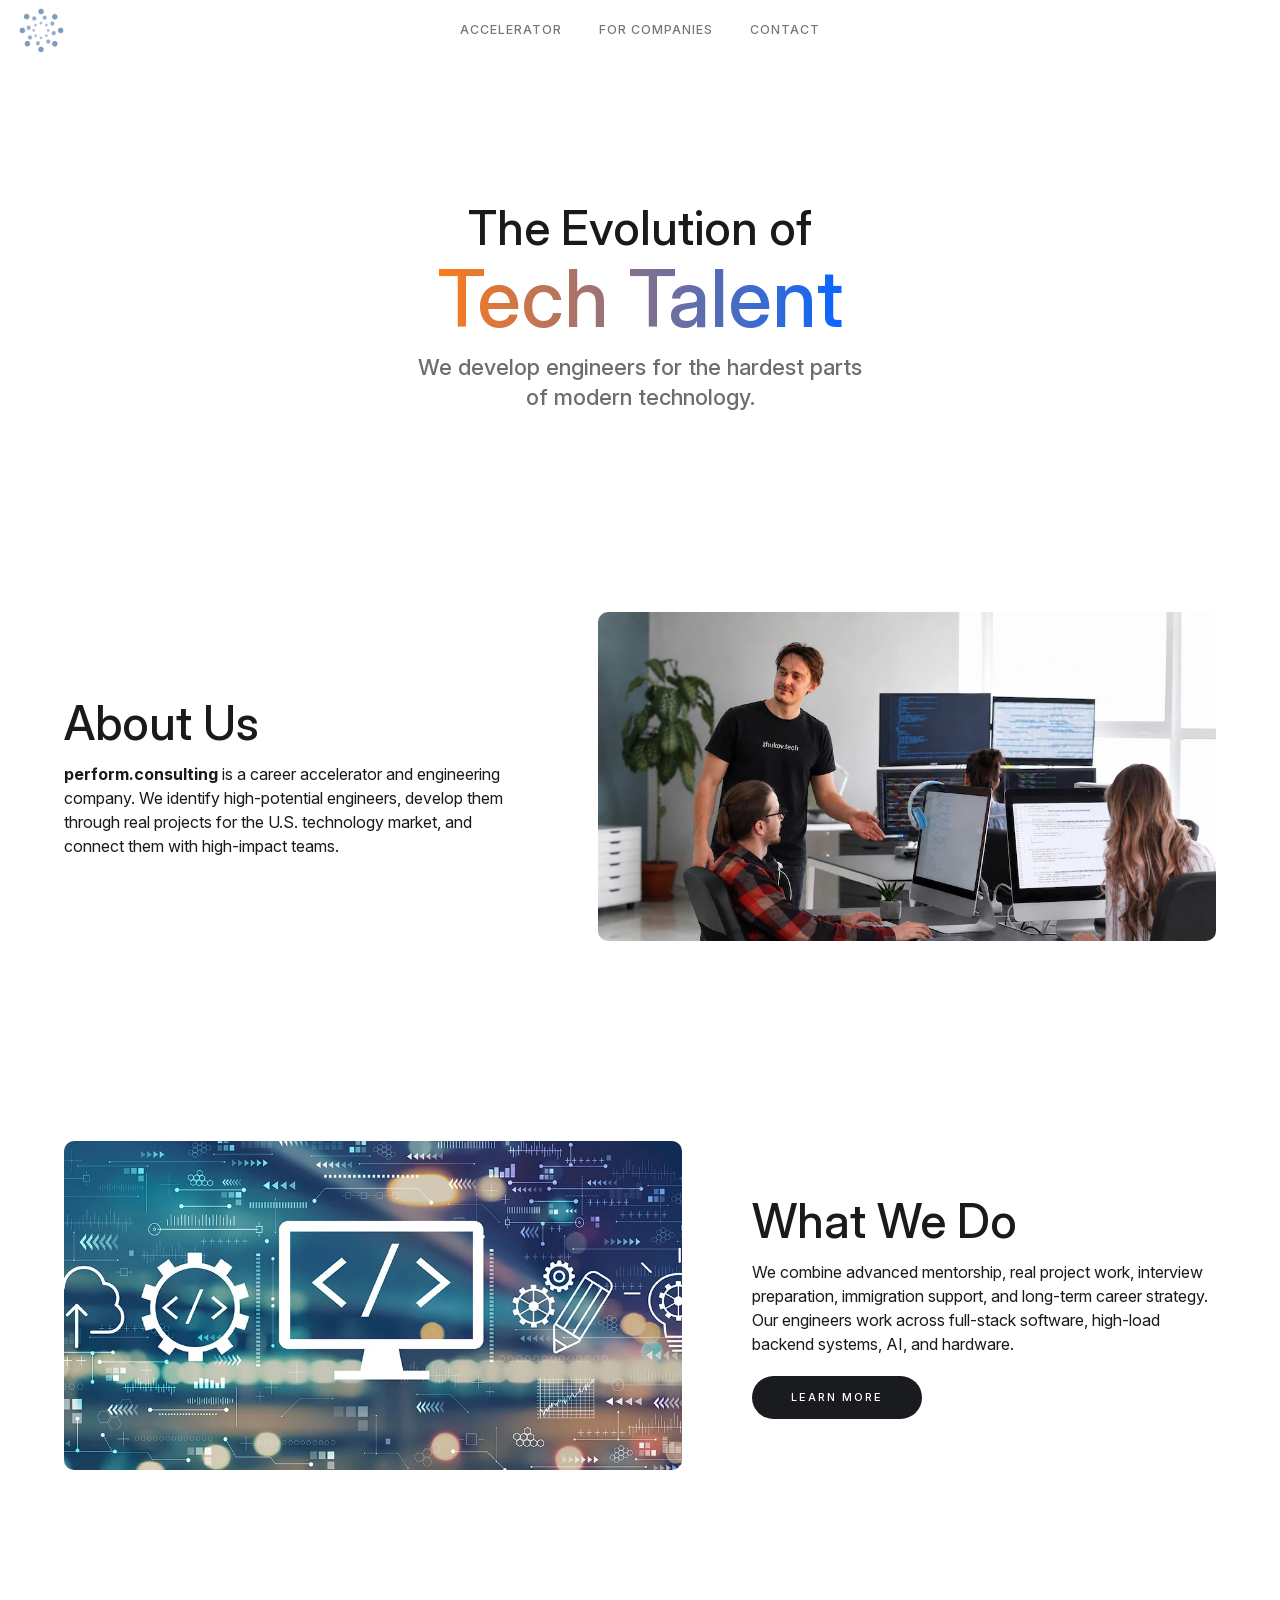
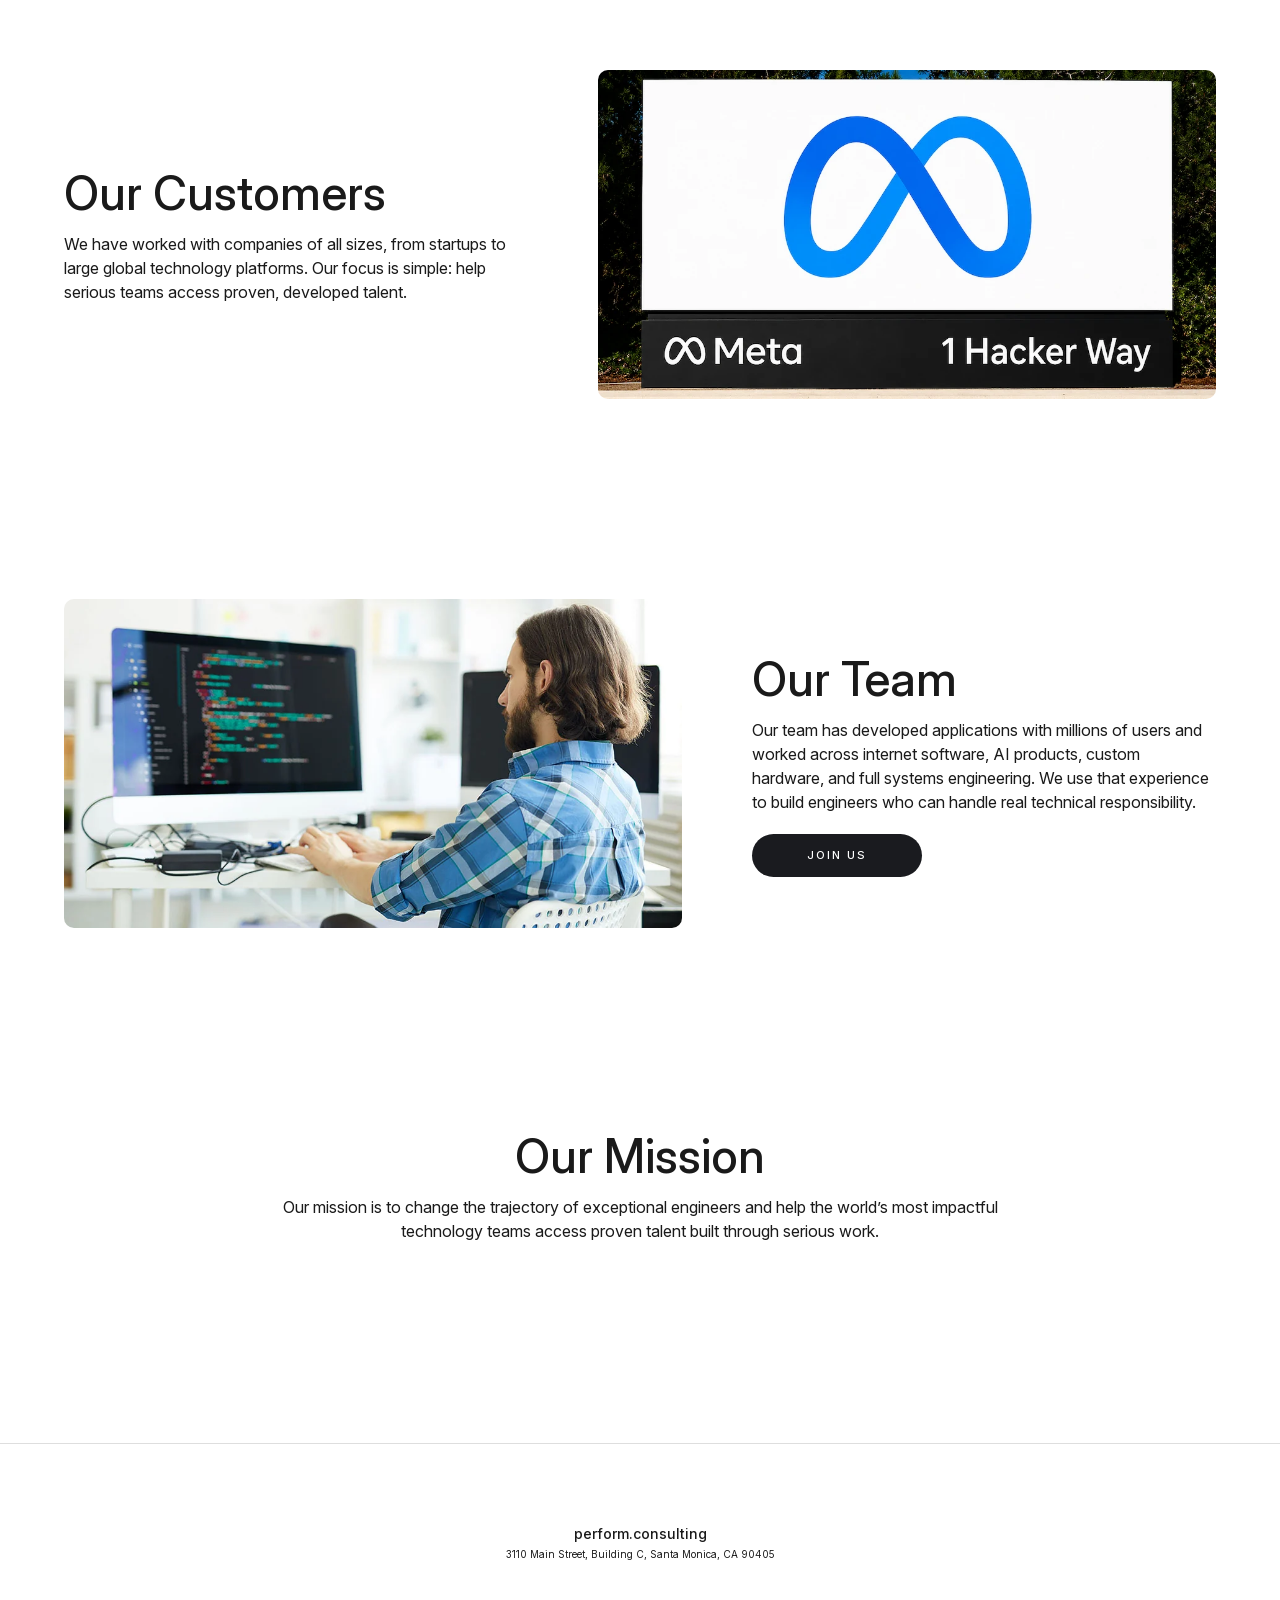
<file: index.html>
<!DOCTYPE html><!--  Last Published: Sat May 23 2026 15:25:50 GMT+0000 (Coordinated Universal Time)  -->
<html data-wf-page="6175e6b0add453f90a037ee3" data-wf-site="6175e6b0add4530d88037ee0">
<head>
  <meta charset="utf-8">
  <title>perform.consulting | Engineering Talent Accelerator</title>
  <meta content="perform.consulting develops high-potential engineers through real software, AI, data, and hardware projects, preparing them for top-tier U.S. and global technology careers." name="description">
  <meta content="perform.consulting | Engineering Talent Accelerator" property="og:title">
  <meta content="perform.consulting develops high-potential engineers through real software, AI, data, and hardware projects, preparing them for top-tier U.S. and global technology careers." property="og:description">
  <meta content="perform.consulting | Engineering Talent Accelerator" name="twitter:title">
  <meta content="perform.consulting develops high-potential engineers through real software, AI, data, and hardware projects, preparing them for top-tier U.S. and global technology careers." name="twitter:description">
  <meta property="og:type" content="website">
  <meta content="summary_large_image" name="twitter:card">
  <meta content="width=device-width, initial-scale=1" name="viewport">
  <meta content="ZsxDKaGyRo-cMmP9hx0naSnuQwhyL4IqiapDIbpldpA" name="google-site-verification">
  <link href="css/normalize.css" rel="stylesheet" type="text/css">
  <link href="css/webflow.css" rel="stylesheet" type="text/css">
  <link href="css/grigory-zhukov.webflow.css?v=20260528-career-track-title-size" rel="stylesheet" type="text/css">
  <script type="text/javascript">!function(o,c){var n=c.documentElement,t=" w-mod-";n.className+=t+"js",("ontouchstart"in o||o.DocumentTouch&&c instanceof DocumentTouch)&&(n.className+=t+"touch")}(window,document);</script>
  <link href="images/favicon.png" rel="shortcut icon" type="image/x-icon">
  <link href="images/webclip.png" rel="apple-touch-icon">
  <link rel="preload" href="fonts/InterVariable.woff2" as="font" type="font/woff2" crossorigin="">
  <link href="https://www.perform.consulting/" rel="canonical">
  <meta name="format-detection" content="telephone=no">
</head>
<body class="body">
  <div data-collapse="medium" data-animation="default" data-duration="0" data-easing="ease" data-easing2="ease" role="banner" class="navigation w-nav">
    <div class="navigation-wrap">
      <a href="./" aria-current="page" class="logo-link w-nav-brand w--current"><img src="images/logo_256x256.png" width="45" alt="" class="logo-image"></a>
      <div class="menu">
        <nav role="navigation" class="navigation-items w-nav-menu">
          <a href="careers/" class="navigation-item w-nav-link">ACCELERATOR</a>
          <a href="forcompanies/" class="navigation-item w-nav-link">FOR COMPANIES</a>
          <a href="contact/" class="navigation-item w-nav-link">Contact</a>
        </nav>
        <div class="menu-button w-nav-button"></div>
      </div>
    </div>
  </div>
  <div class="intro-header-pc">
    <div class="intro-content cc-homepage">
      <div class="intro-text">
        <div class="pchero-heading"><span class="pchero-title-primary">The Evolution of</span><span class="pchero-title-secondary">Tech Talent</span></div>
        <div class="paragraph-bigger cc-bigger-white-light">We develop engineers for the hardest parts of modern technology.</div>
      </div>
    </div>
  </div>
  <div class="section cc-store-home-wrap">
    <div class="container">
      <div class="home-content-wrap">
        <div class="w-layout-grid about-grid">
          <div id="w-node-_86e64837-0616-515b-4568-76c147234d34-0a037ee3">
            <div class="home-section-wrap">
              <h2 class="pcsectionheading">About Us</h2>
              <p class="paragraph"><strong>perform.consulting</strong> is a career accelerator and engineering company. We identify high-potential engineers, develop them through real projects for the U.S. technology market, and connect them with high-impact teams.</p>
            </div>
          </div><img src="images/front-about-us.webp" id="w-node-_86e64837-0616-515b-4568-76c147234d3f-0a037ee3" sizes="(max-width: 1106px) 90vw, 996px" srcset="images/front-about-us-500.webp 500w, images/front-about-us-800.webp 800w, images/front-about-us.webp 996w" alt="" class="rounded-edges">
        </div>
        <div class="w-layout-grid about-grid cc-about-2">
          <div id="w-node-_86e64837-0616-515b-4568-76c147234d41-0a037ee3">
            <div class="home-section-wrap">
              <h2 class="pcsectionheading">What We Do</h2>
              <p class="paragraph">We combine advanced mentorship, real project work, interview preparation, immigration support, and long-term career strategy. Our engineers work across full-stack software, high-load backend systems, AI, and hardware.</p>
            </div>
            <a href="forcompanies/" class="button w-inline-block">
              <div class="text-block">Learn More</div>
            </a>
          </div><img src="images/front-what-we-do.webp" id="w-node-_86e64837-0616-515b-4568-76c147234d4c-0a037ee3" sizes="(max-width: 1106px) 90vw, 996px" srcset="images/front-what-we-do-500.webp 500w, images/front-what-we-do-800.webp 800w, images/front-what-we-do.webp 996w" alt="" class="rounded-edges">
        </div>
        <div class="w-layout-grid about-grid">
          <div id="w-node-_351ddf1d-1126-1973-0b88-0017800ecb8f-0a037ee3">
            <div class="home-section-wrap">
              <h2 class="pcsectionheading">Our Customers</h2>
              <p class="paragraph">We have worked with companies of all sizes, from startups to large global technology platforms. Our focus is simple: help serious teams access proven, developed talent.</p>
            </div>
          </div><img src="images/front-our-customers.webp" id="w-node-_351ddf1d-1126-1973-0b88-0017800ecb95-0a037ee3" sizes="(max-width: 1106px) 90vw, 996px" srcset="images/front-our-customers-500.webp 500w, images/front-our-customers-800.webp 800w, images/front-our-customers.webp 996w" alt="" class="rounded-edges">
        </div>
        <div class="w-layout-grid about-grid cc-about-2">
          <div id="w-node-_979687c5-6141-2659-eeae-2a353567b558-0a037ee3">
            <div class="home-section-wrap">
              <h2 class="pcsectionheading">Our Team</h2>
              <p class="paragraph">Our team has developed applications with millions of users and worked across internet software, AI products, custom hardware, and full systems engineering. We use that experience to build engineers who can handle real technical responsibility.</p>
            </div>
            <a href="careers/" class="button w-inline-block">
              <div class="text-block">JOIN US</div>
            </a>
          </div><img src="images/front-our-team.webp" id="w-node-_979687c5-6141-2659-eeae-2a353567b561-0a037ee3" sizes="(max-width: 1106px) 90vw, 996px" srcset="images/front-our-team-500.webp 500w, images/front-our-team-800.webp 800w, images/front-our-team.webp 996w" alt="" class="rounded-edges">
        </div>
      </div>
    </div>
  </div>
  <div class="section">
    <div class="container">
      <div class="blog-heading">
        <div class="hero-centered-section">
          <div class="centered-container-pc hero">
            <h1 class="pcheading"><strong class="pcsectionheading">Our Mission</strong></h1>
            <p class="paragraph">Our mission is to change the trajectory of exceptional engineers and help the world&rsquo;s most impactful technology teams access proven talent built through serious work.</p>
          </div>
        </div>
      </div>
    </div>
  </div>
  <div class="footerph">
    <div>
      <div class="footer-wrap">
        <div class="div-block-3">
          <a href="./" aria-current="page" class="sclinkfooter w--current">perform.consulting</a><span class="text-span-7">3110 Main Street, Building C, Santa Monica, CA 90405</span>
        </div>
      </div>
    </div>
  </div>
  <script src="https://d3e54v103j8qbb.cloudfront.net/js/jquery-3.5.1.min.dc5e7f18c8.js?site=6175e6b0add4530d88037ee0" type="text/javascript" integrity="sha256-9/aliU8dGd2tb6OSsuzixeV4y/faTqgFtohetphbbj0=" crossorigin="anonymous"></script>
  <script src="js/webflow.js" type="text/javascript"></script>
  <script src="js/perform-menu.js" type="text/javascript"></script>
</body>
</html>
</file>
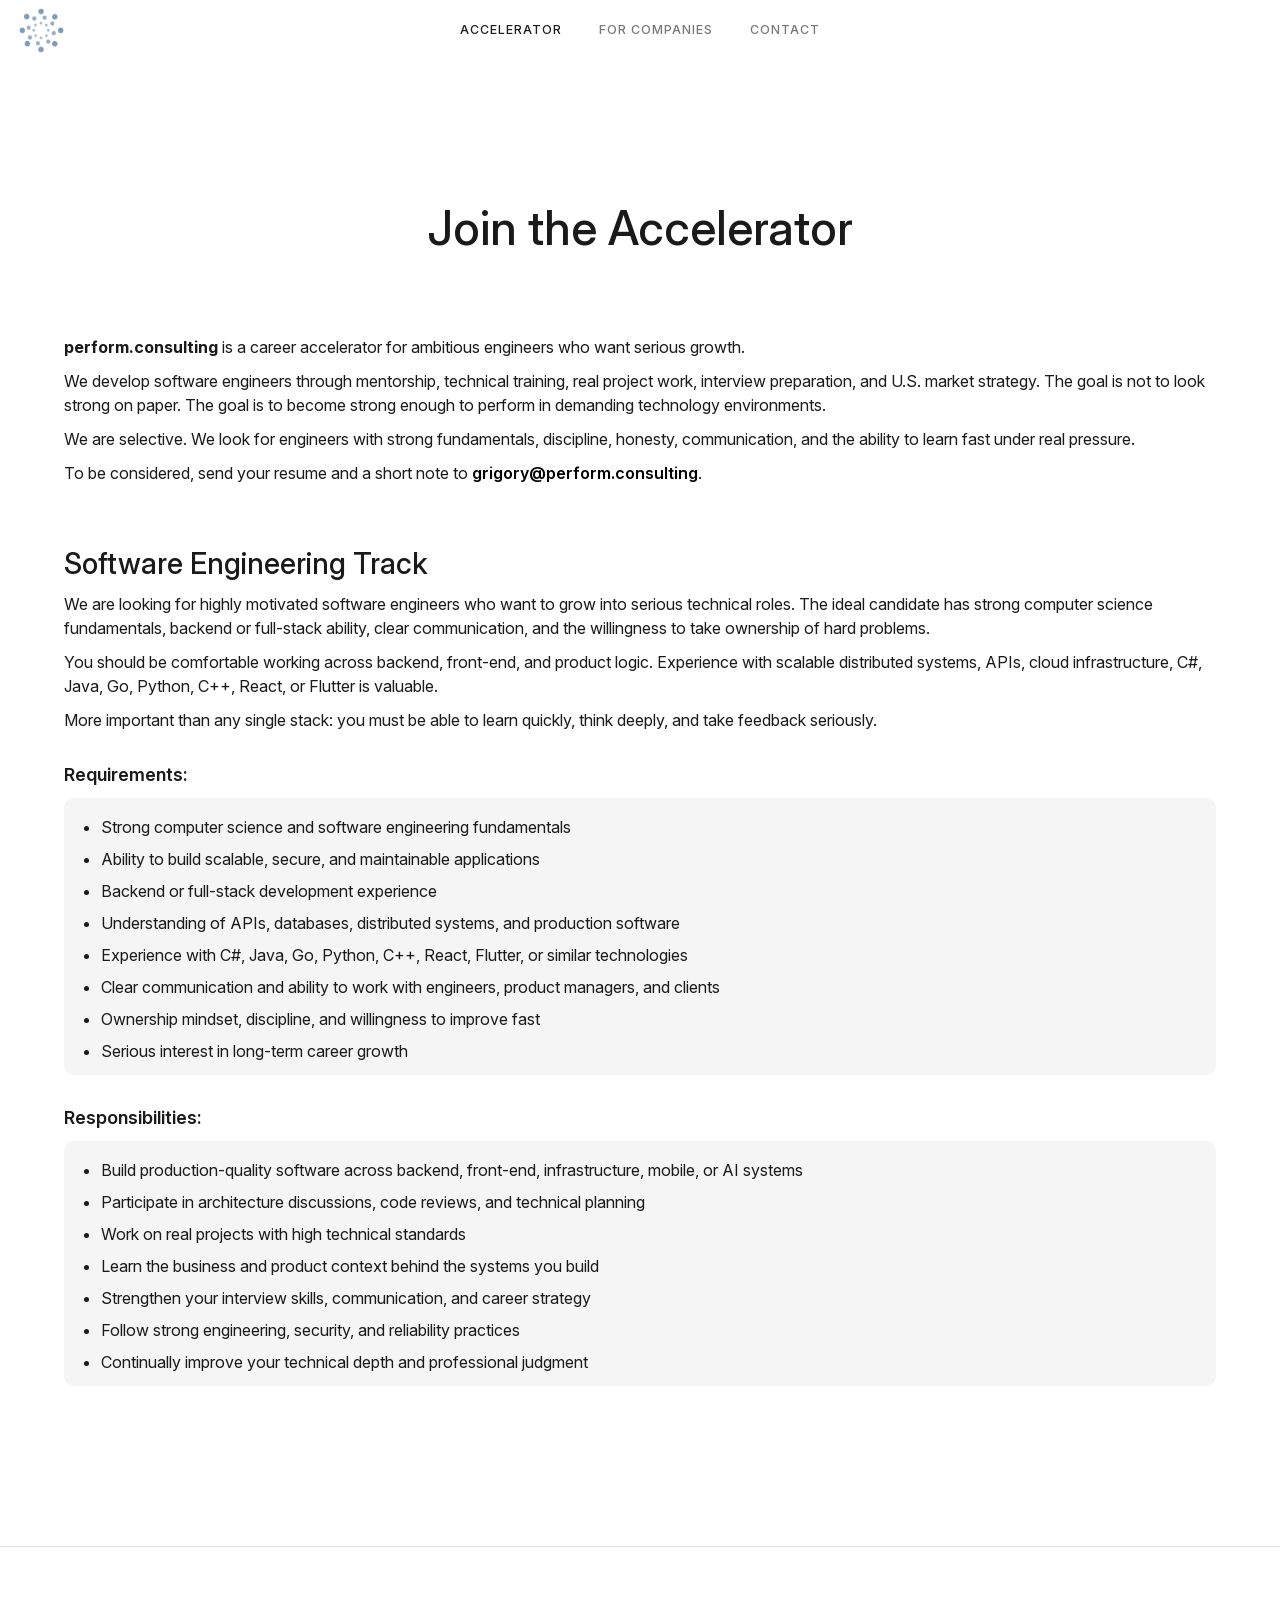
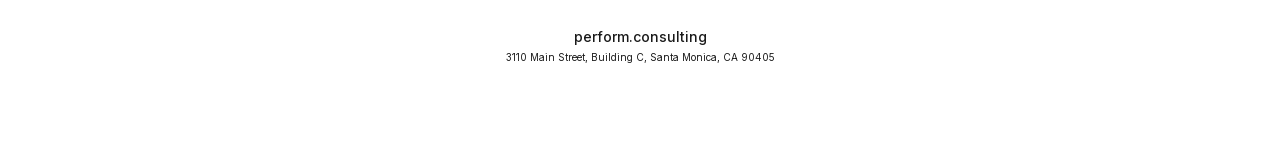
<file: careers/index.html>
<!DOCTYPE html><!--  Last Published: Sat May 23 2026 15:25:50 GMT+0000 (Coordinated Universal Time)  -->
<html data-wf-page="61a561e5a7a114268022d3b3" data-wf-site="6175e6b0add4530d88037ee0">
<head>
  <meta charset="utf-8">
  <title>Careers at perform.consulting | Engineering Career Accelerator</title>
  <meta content="Join Perform Consulting&rsquo;s engineering career accelerator for mentorship and preparation for top-tier tech careers." name="description">
  <meta content="Join the perform.consulting Accelerator" property="og:title">
  <meta content="Apply to perform.consulting&rsquo;s career accelerator for ambitious engineers seeking mentorship and preparation for high-impact tech roles." property="og:description">
  <meta content="Join the perform.consulting Accelerator" name="twitter:title">
  <meta content="Apply to perform.consulting&rsquo;s career accelerator for ambitious engineers seeking mentorship and preparation for high-impact tech roles." name="twitter:description">
  <meta property="og:type" content="website">
  <meta content="summary_large_image" name="twitter:card">
  <meta content="width=device-width, initial-scale=1" name="viewport">
  <meta content="ZsxDKaGyRo-cMmP9hx0naSnuQwhyL4IqiapDIbpldpA" name="google-site-verification">
  <link href="../css/normalize.css" rel="stylesheet" type="text/css">
  <link href="../css/webflow.css" rel="stylesheet" type="text/css">
  <link href="../css/grigory-zhukov.webflow.css?v=20260528-career-track-title-size" rel="stylesheet" type="text/css">
  <script type="text/javascript">!function(o,c){var n=c.documentElement,t=" w-mod-";n.className+=t+"js",("ontouchstart"in o||o.DocumentTouch&&c instanceof DocumentTouch)&&(n.className+=t+"touch")}(window,document);</script>
  <link href="../images/favicon.png" rel="shortcut icon" type="image/x-icon">
  <link href="../images/webclip.png" rel="apple-touch-icon">
  <link rel="preload" href="../fonts/InterVariable.woff2" as="font" type="font/woff2" crossorigin="">
  <link href="https://www.perform.consulting/careers" rel="canonical">
  <meta name="format-detection" content="telephone=no">
</head>
<body>
  <div data-collapse="medium" data-animation="default" data-duration="0" data-easing="ease" data-easing2="ease" role="banner" class="navigation w-nav">
    <div class="navigation-wrap">
      <a href="../" class="logo-link w-nav-brand"><img src="../images/logo_256x256.png" width="45" alt="" class="logo-image"></a>
      <div class="menu">
        <nav role="navigation" class="navigation-items w-nav-menu">
          <a href="../careers/" aria-current="page" class="navigation-item w-nav-link w--current">ACCELERATOR</a>
          <a href="../forcompanies/" class="navigation-item w-nav-link">FOR COMPANIES</a>
          <a href="../contact/" class="navigation-item w-nav-link">Contact</a>
        </nav>
        <div class="menu-button w-nav-button"></div>
      </div>
    </div>
  </div>
  <div class="pcsubpagehdr pccareershdr cc-subpage">
    <div class="intro-content">
      <div class="pcsubpageheading">Join the Accelerator</div>
    </div>
  </div>
  <div>
    <div class="container-3 w-container">
      <p class="paragraphcareerstop"><strong>perform.consulting</strong> is a career accelerator for ambitious engineers who want serious growth.</p>
      <p class="paragraphcareerstop">We develop software engineers through mentorship, technical training, real project work, interview preparation, and U.S. market strategy. The goal is not to look strong on paper. The goal is to become strong enough to perform in demanding technology environments.</p>
      <p class="paragraphcareerstop">We are selective. We look for engineers with strong fundamentals, discipline, honesty, communication, and the ability to learn fast under real pressure.</p>
      <p class="paragraphcareersbottom">To be considered, send your resume and a short note to <span class="emailspan">grigory@perform.consulting</span>.</p>
      <p class="pccareertracktitle">Software Engineering Track</p>
      <p class="paragraphlightcareers">We are looking for highly motivated software engineers who want to grow into serious technical roles. The ideal candidate has strong computer science fundamentals, backend or full-stack ability, clear communication, and the willingness to take ownership of hard problems.</p>
      <p class="paragraphlightcareers">You should be comfortable working across backend, front-end, and product logic. Experience with scalable distributed systems, APIs, cloud infrastructure, C#, Java, Go, Python, C++, React, or Flutter is valuable.</p>
      <p class="paragraphlightcareersbottom">More important than any single stack: you must be able to learn quickly, think deeply, and take feedback seriously.</p>
      <div class="div-block-2">
        <p class="paragraphbiggercareers">Requirements:</p>
        <div class="pccareerlistblock">
          <ul class="pccareerlist">
            <li class="pccareerlistitem">Strong computer science and software engineering fundamentals</li>
            <li class="pccareerlistitem">Ability to build scalable, secure, and maintainable applications</li>
            <li class="pccareerlistitem">Backend or full-stack development experience</li>
            <li class="pccareerlistitem">Understanding of APIs, databases, distributed systems, and production software</li>
            <li class="pccareerlistitem">Experience with C#, Java, Go, Python, C++, React, Flutter, or similar technologies</li>
            <li class="pccareerlistitem">Clear communication and ability to work with engineers, product managers, and clients</li>
            <li class="pccareerlistitem">Ownership mindset, discipline, and willingness to improve fast</li>
            <li class="pccareerlistitem">Serious interest in long-term career growth</li>
          </ul>
        </div>
        <p class="paragraphbiggercareers">Responsibilities:</p>
        <div class="pccareerlistblock">
          <ul class="pccareerlist">
            <li class="pccareerlistitem">Build production-quality software across backend, front-end, infrastructure, mobile, or AI systems</li>
            <li class="pccareerlistitem">Participate in architecture discussions, code reviews, and technical planning</li>
            <li class="pccareerlistitem">Work on real projects with high technical standards</li>
            <li class="pccareerlistitem">Learn the business and product context behind the systems you build</li>
            <li class="pccareerlistitem">Strengthen your interview skills, communication, and career strategy</li>
            <li class="pccareerlistitem">Follow strong engineering, security, and reliability practices</li>
            <li class="pccareerlistitem">Continually improve your technical depth and professional judgment</li>
          </ul>
        </div>
      </div>
    </div>
  </div>
  <div class="footerph">
    <div>
      <div class="footer-wrap">
        <div class="div-block-3">
          <a href="../" class="sclinkfooter">perform.consulting</a><span class="text-span-7">3110 Main Street, Building C, Santa Monica, CA 90405</span>
        </div>
      </div>
    </div>
  </div>
  <script src="https://d3e54v103j8qbb.cloudfront.net/js/jquery-3.5.1.min.dc5e7f18c8.js?site=6175e6b0add4530d88037ee0" type="text/javascript" integrity="sha256-9/aliU8dGd2tb6OSsuzixeV4y/faTqgFtohetphbbj0=" crossorigin="anonymous"></script>
  <script src="../js/webflow.js" type="text/javascript"></script>
  <script src="../js/perform-menu.js" type="text/javascript"></script>
</body>
</html>
</file>
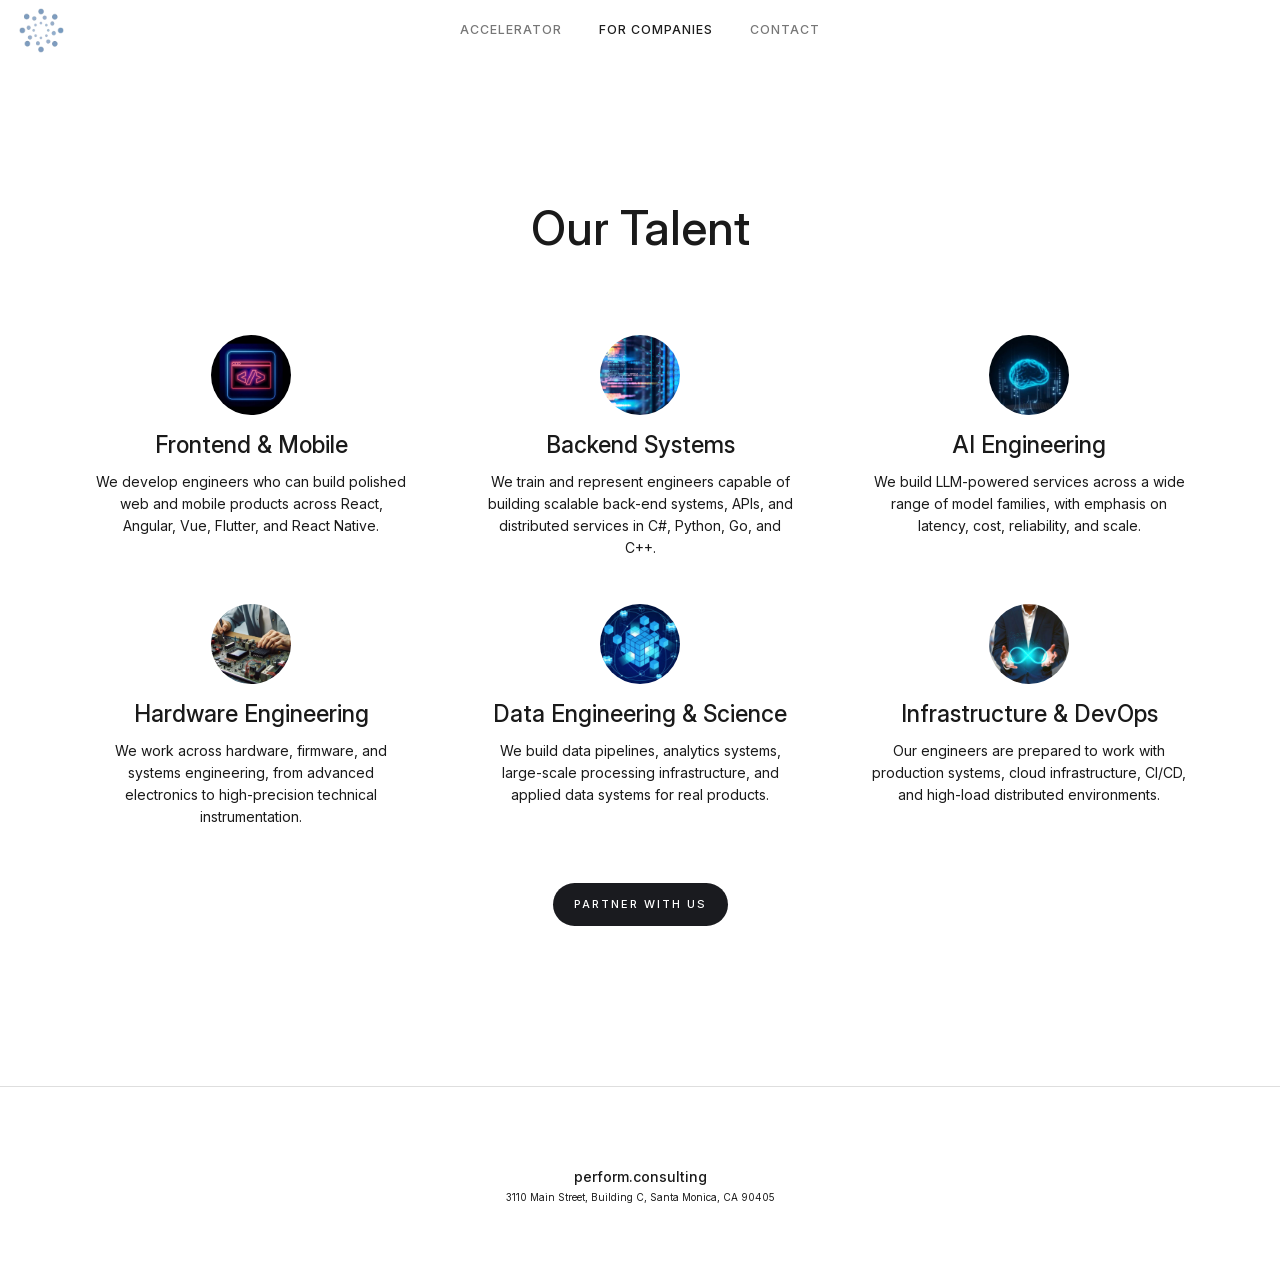
<file: forcompanies/index.html>
<!DOCTYPE html><!--  Last Published: Sat May 23 2026 15:25:50 GMT+0000 (Coordinated Universal Time)  -->
<html data-wf-page="6175e6b0add453f45b037ee8" data-wf-site="6175e6b0add4530d88037ee0">
<head>
  <meta charset="utf-8">
  <title>perform.consulting | Engineering Talent for Serious Teams</title>
  <meta content="perform.consulting develops and represents engineers trained through real software, AI, data, infrastructure, and hardware projects for serious technical teams." name="description">
  <meta content="perform.consulting | Engineering Talent for Serious Teams" property="og:title">
  <meta content="perform.consulting develops and represents engineers trained through real software, AI, data, infrastructure, and hardware projects for serious technical teams." property="og:description">
  <meta content="perform.consulting | Engineering Talent for Serious Teams" name="twitter:title">
  <meta content="perform.consulting develops and represents engineers trained through real software, AI, data, infrastructure, and hardware projects for serious technical teams." name="twitter:description">
  <meta property="og:type" content="website">
  <meta content="summary_large_image" name="twitter:card">
  <meta content="width=device-width, initial-scale=1" name="viewport">
  <meta content="ZsxDKaGyRo-cMmP9hx0naSnuQwhyL4IqiapDIbpldpA" name="google-site-verification">
  <link href="../css/normalize.css" rel="stylesheet" type="text/css">
  <link href="../css/webflow.css" rel="stylesheet" type="text/css">
  <link href="../css/grigory-zhukov.webflow.css?v=20260528-career-track-title-size" rel="stylesheet" type="text/css">
  <script type="text/javascript">!function(o,c){var n=c.documentElement,t=" w-mod-";n.className+=t+"js",("ontouchstart"in o||o.DocumentTouch&&c instanceof DocumentTouch)&&(n.className+=t+"touch")}(window,document);</script>
  <link href="../images/favicon.png" rel="shortcut icon" type="image/x-icon">
  <link href="../images/webclip.png" rel="apple-touch-icon">
  <link rel="preload" href="../fonts/InterVariable.woff2" as="font" type="font/woff2" crossorigin="">
  <link href="https://www.perform.consulting/forcompanies" rel="canonical">
  <meta name="format-detection" content="telephone=no">
</head>
<body>
  <div data-collapse="medium" data-animation="default" data-duration="0" data-easing="ease" data-easing2="ease" role="banner" class="navigation w-nav">
    <div class="navigation-wrap">
      <a href="../" class="logo-link w-nav-brand"><img src="../images/logo_256x256.png" width="45" alt="" class="logo-image"></a>
      <div class="menu">
        <nav role="navigation" class="navigation-items w-nav-menu">
          <a href="../careers/" class="navigation-item w-nav-link">ACCELERATOR</a>
          <a href="../forcompanies/" aria-current="page" class="navigation-item w-nav-link w--current">FOR COMPANIES</a>
          <a href="../contact/" class="navigation-item w-nav-link">Contact</a>
        </nav>
        <div class="menu-button w-nav-button"></div>
      </div>
    </div>
  </div>
  <div class="pcsubpagehdr pcourserviceshdr cc-subpage">
    <div class="intro-content">
      <div class="pcsubpageheading">Our Talent</div>
    </div>
  </div>
  <div class="section">
    <div class="container">
      <div class="w-layout-grid our-services-grid">
        <div id="w-node-ca1212d8-4247-8b87-bc90-543393b118e6-5b037ee8" class="pcservicetypeph"><img src="../images/front_sm.jpg" width="80" height="80" alt="" class="service-icon">
          <div class="paragraph-bigger">Frontend &amp; Mobile</div>
          <div class="pcsericetypeparagraph">We develop engineers who can build polished web and mobile products across React, Angular, Vue, Flutter, and React Native.</div>
        </div>
        <div id="w-node-ca1212d8-4247-8b87-bc90-543393b118ec-5b037ee8" class="pcservicetypeph"><img src="../images/backend_sm.jpg" width="80" height="80" alt="" class="service-icon">
          <div class="paragraph-bigger">Backend Systems</div>
          <div class="pcsericetypeparagraph">We train and represent engineers capable of building scalable back-end systems, APIs, and distributed services in C#, Python, Go, and C++.</div>
        </div>
        <div id="w-node-ca1212d8-4247-8b87-bc90-543393b118f2-5b037ee8" class="pcservicetypeph"><img src="../images/devops.jpg" width="80" height="80" alt="" class="service-icon">
          <div class="paragraph-bigger">Infrastructure &amp; DevOps</div>
          <div class="pcsericetypeparagraph">Our engineers are prepared to work with production systems, cloud infrastructure, CI/CD, and high-load distributed environments.</div>
        </div>
        <div id="w-node-ca1212d8-4247-8b87-bc90-543393b118f8-5b037ee8" class="pcservicetypeph"><img src="../images/ai.jpg" width="80" height="80" alt="" class="service-icon">
          <div class="paragraph-bigger">AI Engineering</div>
          <div class="pcsericetypeparagraph">We build LLM-powered services across a wide range of model families, with emphasis on latency, cost, reliability, and scale.</div>
        </div>
        <div id="w-node-ca1212d8-4247-8b87-bc90-543393b118fe-5b037ee8" class="pcservicetypeph"><img src="../images/HardwareDesign.jpg" width="80" height="80" alt="" class="service-icon">
          <div class="paragraph-bigger">Hardware Engineering<br></div>
          <div class="pcsericetypeparagraph">We work across hardware, firmware, and systems engineering, from advanced electronics to high-precision technical instrumentation.</div>
        </div>
        <div id="w-node-ca1212d8-4247-8b87-bc90-543393b11905-5b037ee8" class="pcservicetypeph"><img src="../images/datascience1.jpg" width="80" height="80" alt="" class="service-icon">
          <div class="paragraph-bigger">Data Engineering &amp; Science<br></div>
          <div class="pcsericetypeparagraph">We build data pipelines, analytics systems, large-scale processing infrastructure, and applied data systems for real products.</div>
        </div>
      </div>
    </div>
  </div>
  <div class="container-2 w-container">
    <a href="../contact/" class="pcservicesbutton w-button">Partner With Us</a>
  </div>
  <div class="footerph">
    <div>
      <div class="footer-wrap">
        <div class="div-block-3">
          <a href="../" class="sclinkfooter">perform.consulting</a><span class="text-span-7">3110 Main Street, Building C, Santa Monica, CA 90405</span>
        </div>
      </div>
    </div>
  </div>
  <script src="https://d3e54v103j8qbb.cloudfront.net/js/jquery-3.5.1.min.dc5e7f18c8.js?site=6175e6b0add4530d88037ee0" type="text/javascript" integrity="sha256-9/aliU8dGd2tb6OSsuzixeV4y/faTqgFtohetphbbj0=" crossorigin="anonymous"></script>
  <script src="../js/webflow.js" type="text/javascript"></script>
  <script src="../js/perform-menu.js" type="text/javascript"></script>
</body>
</html>
</file>
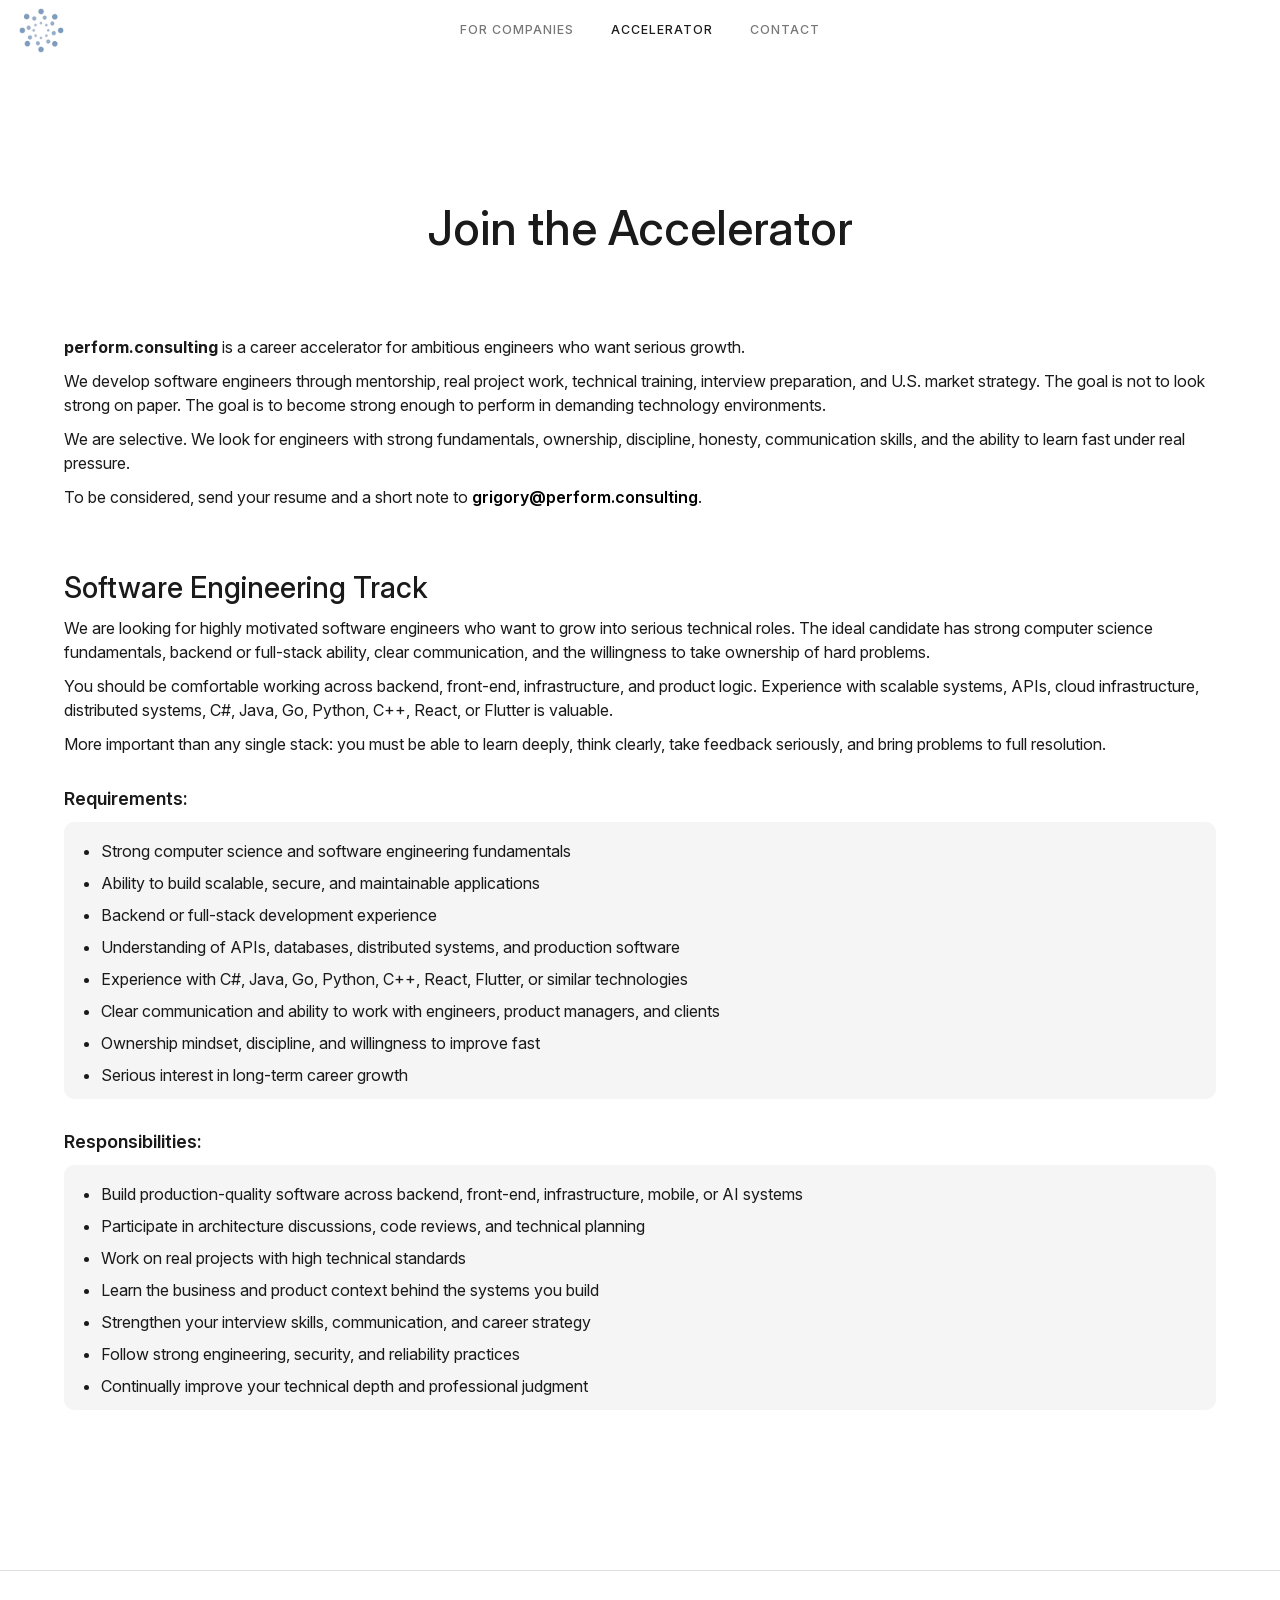
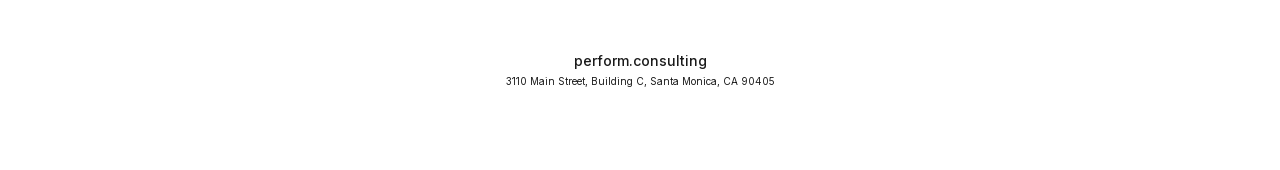
<file: careers.html>
<!DOCTYPE html><!--  Last Published: Sat May 23 2026 15:25:50 GMT+0000 (Coordinated Universal Time)  -->
<html data-wf-page="61a561e5a7a114268022d3b3" data-wf-site="6175e6b0add4530d88037ee0">
<head>
  <meta charset="utf-8">
  <title>Careers at perform.consulting | Engineering Career Accelerator</title>
  <meta content="Join Perform Consulting&rsquo;s engineering career accelerator for mentorship and preparation for top-tier tech careers." name="description">
  <meta content="Join the perform.consulting Accelerator" property="og:title">
  <meta content="Apply to perform.consulting&rsquo;s career accelerator for ambitious engineers seeking mentorship and preparation for high-impact tech roles." property="og:description">
  <meta content="Join the perform.consulting Accelerator" name="twitter:title">
  <meta content="Apply to perform.consulting&rsquo;s career accelerator for ambitious engineers seeking mentorship and preparation for high-impact tech roles." name="twitter:description">
  <meta property="og:type" content="website">
  <meta content="summary_large_image" name="twitter:card">
  <meta content="width=device-width, initial-scale=1" name="viewport">
  <meta content="ZsxDKaGyRo-cMmP9hx0naSnuQwhyL4IqiapDIbpldpA" name="google-site-verification">
  <link href="css/normalize.css" rel="stylesheet" type="text/css">
  <link href="css/webflow.css" rel="stylesheet" type="text/css">
  <link href="css/grigory-zhukov.webflow.css" rel="stylesheet" type="text/css">
  <script type="text/javascript">!function(o,c){var n=c.documentElement,t=" w-mod-";n.className+=t+"js",("ontouchstart"in o||o.DocumentTouch&&c instanceof DocumentTouch)&&(n.className+=t+"touch")}(window,document);</script>
  <link href="images/favicon.png" rel="shortcut icon" type="image/x-icon">
  <link href="images/webclip.png" rel="apple-touch-icon">
  <link rel="preload" href="fonts/InterVariable.woff2" as="font" type="font/woff2" crossorigin="">
  <link href="https://www.perform.consulting//careers" rel="canonical">
  <meta name="format-detection" content="telephone=no">
</head>
<body>
  <div data-collapse="medium" data-animation="default" data-duration="0" data-easing="ease" data-easing2="ease" role="banner" class="navigation w-nav">
    <div class="navigation-wrap">
      <a href="index.html" class="logo-link w-nav-brand"><img src="images/logo_256x256.png" width="45" alt="" class="logo-image"></a>
      <div class="menu">
        <nav role="navigation" class="navigation-items w-nav-menu">
          <a href="forcompanies.html" class="navigation-item w-nav-link">FOR COMPANIES</a>
          <a href="careers.html" aria-current="page" class="navigation-item w-nav-link w--current">ACCELERATOR</a>
          <a href="contact.html" class="navigation-item w-nav-link">Contact</a>
        </nav>
        <div class="menu-button w-nav-button"></div>
      </div>
    </div>
  </div>
  <div class="pcsubpagehdr pccareershdr cc-subpage">
    <div class="intro-content">
      <div class="pcsubpageheading">Join the Accelerator</div>
    </div>
  </div>
  <div>
    <div class="container-3 w-container">
      <p class="paragraphcareerstop"><strong>perform.consulting</strong> is a career accelerator for ambitious engineers who want serious growth.</p>
      <p class="paragraphcareerstop">We develop software engineers through mentorship, real project work, technical training, interview preparation, and U.S. market strategy. The goal is not to look strong on paper. The goal is to become strong enough to perform in demanding technology environments.</p>
      <p class="paragraphcareerstop">We are selective. We look for engineers with strong fundamentals, ownership, discipline, honesty, communication skills, and the ability to learn fast under real pressure.</p>
      <p class="paragraphcareersbottom">To be considered, send your resume and a short note to <span class="emailspan">grigory@perform.consulting</span>.</p>
      <p class="pccareertracktitle">Software Engineering Track</p>
      <p class="paragraphlightcareers">We are looking for highly motivated software engineers who want to grow into serious technical roles. The ideal candidate has strong computer science fundamentals, backend or full-stack ability, clear communication, and the willingness to take ownership of hard problems.</p>
      <p class="paragraphlightcareers">You should be comfortable working across backend, front-end, infrastructure, and product logic. Experience with scalable systems, APIs, cloud infrastructure, distributed systems, C#, Java, Go, Python, C++, React, or Flutter is valuable.</p>
      <p class="paragraphlightcareersbottom">More important than any single stack: you must be able to learn deeply, think clearly, take feedback seriously, and bring problems to full resolution.</p>
      <div class="div-block-2">
        <p class="paragraphbiggercareers">Requirements:</p>
        <div class="pccareerlistblock">
          <ul class="pccareerlist">
            <li class="pccareerlistitem">Strong computer science and software engineering fundamentals</li>
            <li class="pccareerlistitem">Ability to build scalable, secure, and maintainable applications</li>
            <li class="pccareerlistitem">Backend or full-stack development experience</li>
            <li class="pccareerlistitem">Understanding of APIs, databases, distributed systems, and production software</li>
            <li class="pccareerlistitem">Experience with C#, Java, Go, Python, C++, React, Flutter, or similar technologies</li>
            <li class="pccareerlistitem">Clear communication and ability to work with engineers, product managers, and clients</li>
            <li class="pccareerlistitem">Ownership mindset, discipline, and willingness to improve fast</li>
            <li class="pccareerlistitem">Serious interest in long-term career growth</li>
          </ul>
        </div>
        <p class="paragraphbiggercareers">Responsibilities:</p>
        <div class="pccareerlistblock">
          <ul class="pccareerlist">
            <li class="pccareerlistitem">Build production-quality software across backend, front-end, infrastructure, mobile, or AI systems</li>
            <li class="pccareerlistitem">Participate in architecture discussions, code reviews, and technical planning</li>
            <li class="pccareerlistitem">Work on real projects with high technical standards</li>
            <li class="pccareerlistitem">Learn the business and product context behind the systems you build</li>
            <li class="pccareerlistitem">Strengthen your interview skills, communication, and career strategy</li>
            <li class="pccareerlistitem">Follow strong engineering, security, and reliability practices</li>
            <li class="pccareerlistitem">Continually improve your technical depth and professional judgment</li>
          </ul>
        </div>
      </div>
    </div>
  </div>
  <div class="footerph">
    <div>
      <div class="footer-wrap">
        <div class="div-block-3">
          <a href="index.html" class="sclinkfooter">perform.consulting</a><span class="text-span-7">3110 Main Street, Building C, Santa Monica, CA 90405</span>
        </div>
      </div>
    </div>
  </div>
  <script src="https://d3e54v103j8qbb.cloudfront.net/js/jquery-3.5.1.min.dc5e7f18c8.js?site=6175e6b0add4530d88037ee0" type="text/javascript" integrity="sha256-9/aliU8dGd2tb6OSsuzixeV4y/faTqgFtohetphbbj0=" crossorigin="anonymous"></script>
  <script src="js/webflow.js" type="text/javascript"></script>
  <script src="js/perform-menu.js" type="text/javascript"></script>
</body>
</html>
</file>
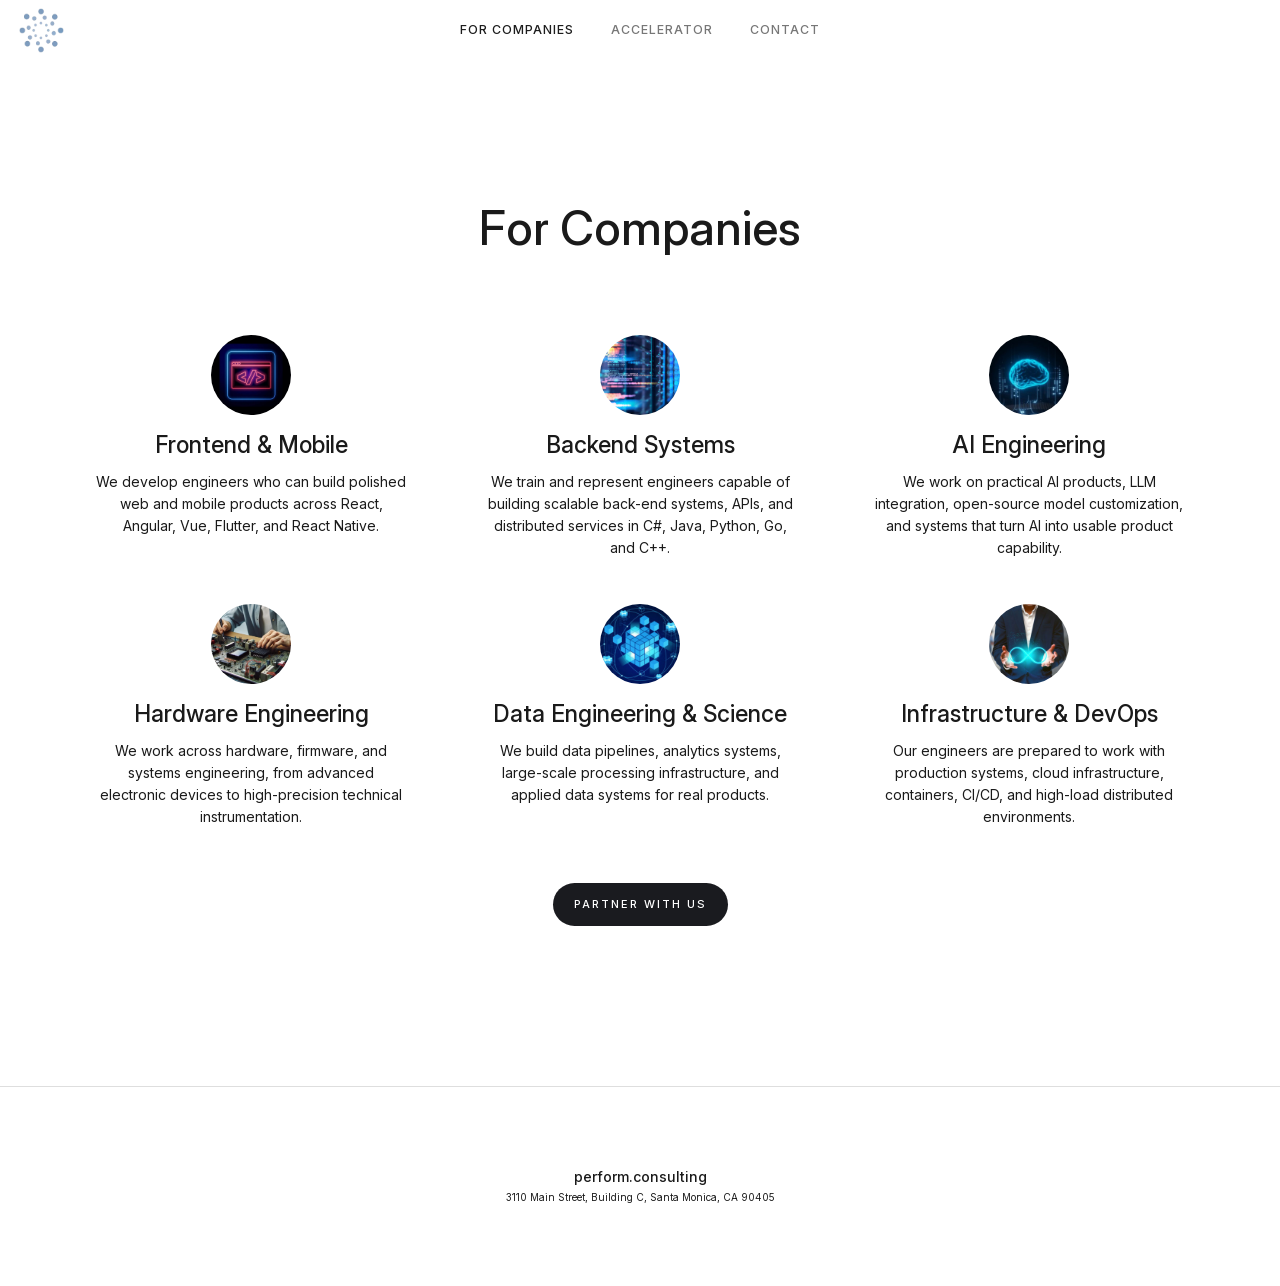
<file: forcompanies.html>
<!DOCTYPE html><!--  Last Published: Sat May 23 2026 15:25:50 GMT+0000 (Coordinated Universal Time)  -->
<html data-wf-page="6175e6b0add453f45b037ee8" data-wf-site="6175e6b0add4530d88037ee0">
<head>
  <meta charset="utf-8">
  <title>perform.consulting | Engineering Talent for Serious Teams</title>
  <meta content="perform.consulting develops and represents engineers trained through real software, AI, data, infrastructure, and hardware projects for serious technical teams." name="description">
  <meta content="perform.consulting | Engineering Talent for Serious Teams" property="og:title">
  <meta content="perform.consulting develops and represents engineers trained through real software, AI, data, infrastructure, and hardware projects for serious technical teams." property="og:description">
  <meta content="perform.consulting | Engineering Talent for Serious Teams" name="twitter:title">
  <meta content="perform.consulting develops and represents engineers trained through real software, AI, data, infrastructure, and hardware projects for serious technical teams." name="twitter:description">
  <meta property="og:type" content="website">
  <meta content="summary_large_image" name="twitter:card">
  <meta content="width=device-width, initial-scale=1" name="viewport">
  <meta content="ZsxDKaGyRo-cMmP9hx0naSnuQwhyL4IqiapDIbpldpA" name="google-site-verification">
  <link href="css/normalize.css" rel="stylesheet" type="text/css">
  <link href="css/webflow.css" rel="stylesheet" type="text/css">
  <link href="css/grigory-zhukov.webflow.css" rel="stylesheet" type="text/css">
  <script type="text/javascript">!function(o,c){var n=c.documentElement,t=" w-mod-";n.className+=t+"js",("ontouchstart"in o||o.DocumentTouch&&c instanceof DocumentTouch)&&(n.className+=t+"touch")}(window,document);</script>
  <link href="images/favicon.png" rel="shortcut icon" type="image/x-icon">
  <link href="images/webclip.png" rel="apple-touch-icon">
  <link rel="preload" href="fonts/InterVariable.woff2" as="font" type="font/woff2" crossorigin="">
  <link href="https://www.perform.consulting//forcompanies" rel="canonical">
  <meta name="format-detection" content="telephone=no">
</head>
<body>
  <div data-collapse="medium" data-animation="default" data-duration="0" data-easing="ease" data-easing2="ease" role="banner" class="navigation w-nav">
    <div class="navigation-wrap">
      <a href="index.html" class="logo-link w-nav-brand"><img src="images/logo_256x256.png" width="45" alt="" class="logo-image"></a>
      <div class="menu">
        <nav role="navigation" class="navigation-items w-nav-menu">
          <a href="forcompanies.html" aria-current="page" class="navigation-item w-nav-link w--current">FOR COMPANIES</a>
          <a href="careers.html" class="navigation-item w-nav-link">ACCELERATOR</a>
          <a href="contact.html" class="navigation-item w-nav-link">Contact</a>
        </nav>
        <div class="menu-button w-nav-button"></div>
      </div>
    </div>
  </div>
  <div class="pcsubpagehdr pcourserviceshdr cc-subpage">
    <div class="intro-content">
      <div class="pcsubpageheading">For Companies</div>
    </div>
  </div>
  <div class="section">
    <div class="container">
      <div class="w-layout-grid our-services-grid">
        <div id="w-node-ca1212d8-4247-8b87-bc90-543393b118e6-5b037ee8" class="pcservicetypeph"><img src="images/front_sm.jpg" width="80" height="80" alt="" class="service-icon">
          <div class="paragraph-bigger">Frontend &amp; Mobile</div>
          <div class="pcsericetypeparagraph">We develop engineers who can build polished web and mobile products across React, Angular, Vue, Flutter, and React Native.</div>
        </div>
        <div id="w-node-ca1212d8-4247-8b87-bc90-543393b118ec-5b037ee8" class="pcservicetypeph"><img src="images/backend_sm.jpg" width="80" height="80" alt="" class="service-icon">
          <div class="paragraph-bigger">Backend Systems</div>
          <div class="pcsericetypeparagraph">We train and represent engineers capable of building scalable back-end systems, APIs, and distributed services in C#, Java, Python, Go, and C++.</div>
        </div>
        <div id="w-node-ca1212d8-4247-8b87-bc90-543393b118f2-5b037ee8" class="pcservicetypeph"><img src="images/devops.jpg" width="80" height="80" alt="" class="service-icon">
          <div class="paragraph-bigger">Infrastructure &amp; DevOps</div>
          <div class="pcsericetypeparagraph">Our engineers are prepared to work with production systems, cloud infrastructure, containers, CI/CD, and high-load distributed environments.</div>
        </div>
        <div id="w-node-ca1212d8-4247-8b87-bc90-543393b118f8-5b037ee8" class="pcservicetypeph"><img src="images/ai.jpg" width="80" height="80" alt="" class="service-icon">
          <div class="paragraph-bigger">AI Engineering</div>
          <div class="pcsericetypeparagraph">We work on practical AI products, LLM integration, open-source model customization, and systems that turn AI into usable product capability.</div>
        </div>
        <div id="w-node-ca1212d8-4247-8b87-bc90-543393b118fe-5b037ee8" class="pcservicetypeph"><img src="images/HardwareDesign.jpg" width="80" height="80" alt="" class="service-icon">
          <div class="paragraph-bigger">Hardware Engineering<br></div>
          <div class="pcsericetypeparagraph">We work across hardware, firmware, and systems engineering, from advanced electronic devices to high-precision technical instrumentation.</div>
        </div>
        <div id="w-node-ca1212d8-4247-8b87-bc90-543393b11905-5b037ee8" class="pcservicetypeph"><img src="images/datascience1.jpg" width="80" height="80" alt="" class="service-icon">
          <div class="paragraph-bigger">Data Engineering &amp; Science<br></div>
          <div class="pcsericetypeparagraph">We build data pipelines, analytics systems, large-scale processing infrastructure, and applied data systems for real products.</div>
        </div>
      </div>
    </div>
  </div>
  <div class="container-2 w-container">
    <a href="contact.html" class="pcservicesbutton w-button">Partner With Us</a>
  </div>
  <div class="footerph">
    <div>
      <div class="footer-wrap">
        <div class="div-block-3">
          <a href="index.html" class="sclinkfooter">perform.consulting</a><span class="text-span-7">3110 Main Street, Building C, Santa Monica, CA 90405</span>
        </div>
      </div>
    </div>
  </div>
  <script src="https://d3e54v103j8qbb.cloudfront.net/js/jquery-3.5.1.min.dc5e7f18c8.js?site=6175e6b0add4530d88037ee0" type="text/javascript" integrity="sha256-9/aliU8dGd2tb6OSsuzixeV4y/faTqgFtohetphbbj0=" crossorigin="anonymous"></script>
  <script src="js/webflow.js" type="text/javascript"></script>
  <script src="js/perform-menu.js" type="text/javascript"></script>
</body>
</html>
</file>
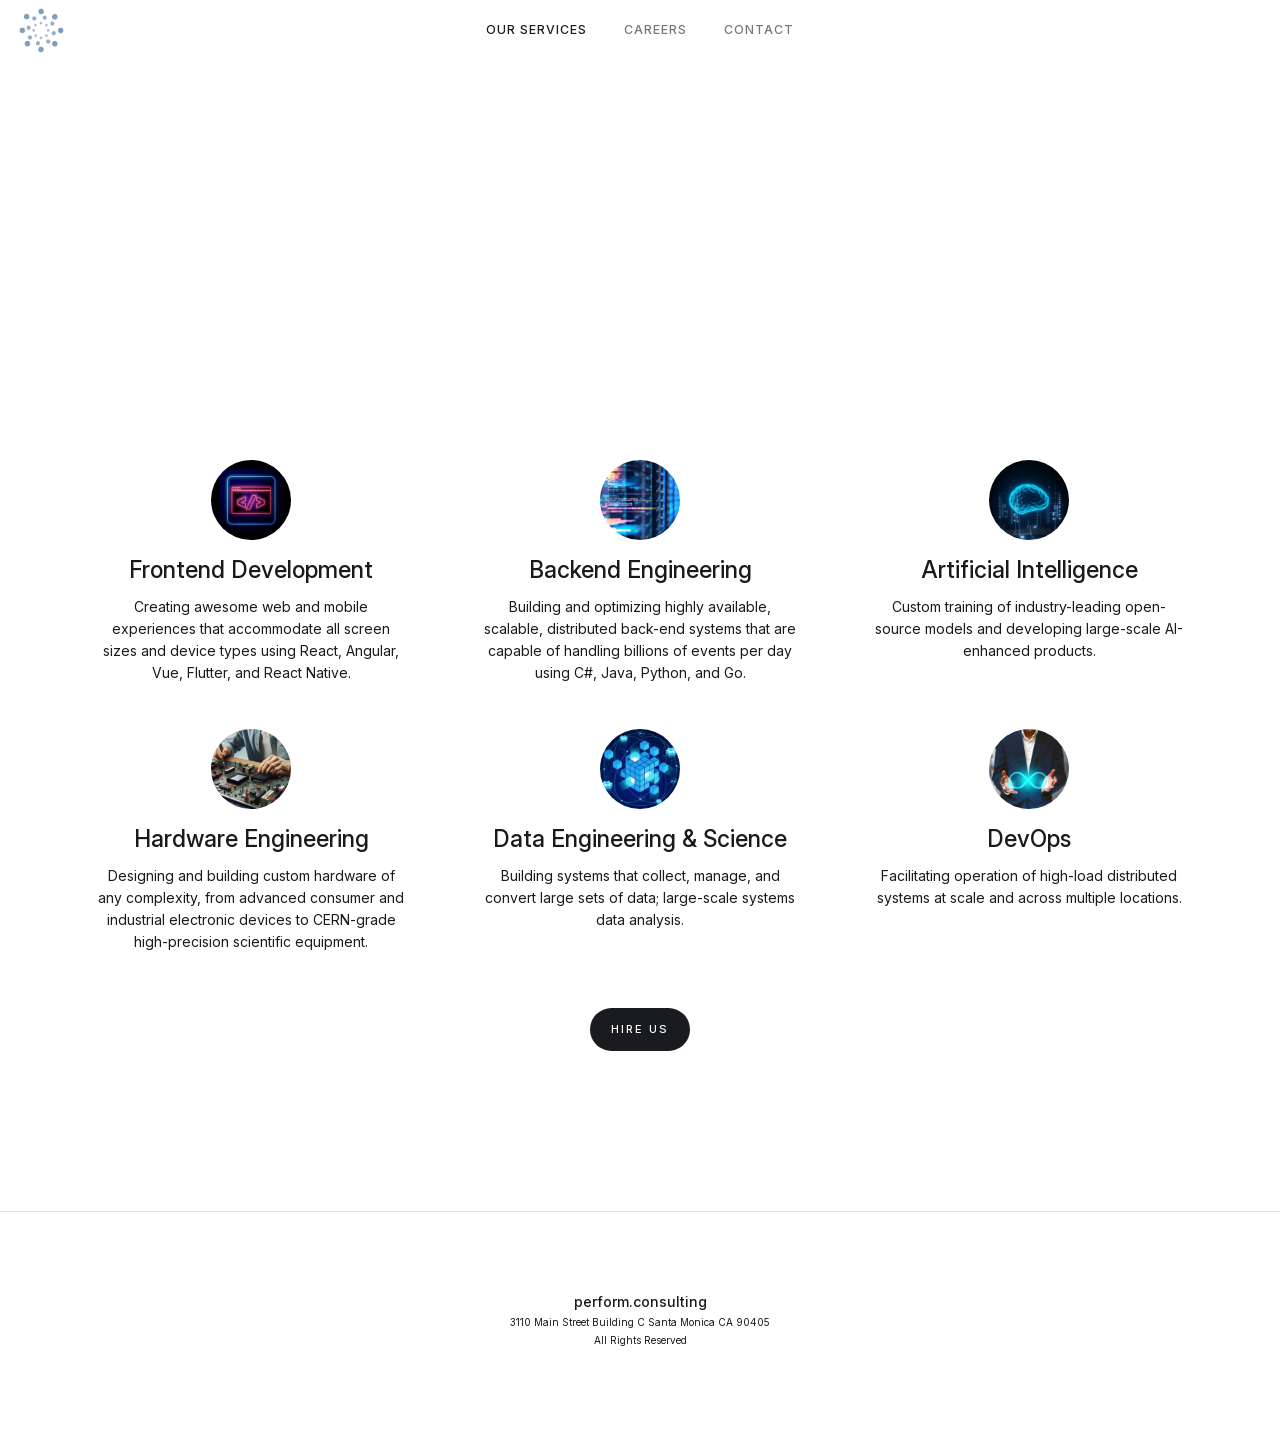
<file: services.html>
<!DOCTYPE html><!--  Last Published: Sat May 23 2026 15:25:50 GMT+0000 (Coordinated Universal Time)  -->
<html data-wf-page="6175e6b0add453f45b037ee8" data-wf-site="6175e6b0add4530d88037ee0">
<head>
  <meta charset="utf-8">
  <title>Our Services</title>
  <meta content="We design, develop, maintain, and enhance Internet software in all areas of the modern tech stack: front-end for Web and mobile, high-load backend, data science, AI, and ML." name="description">
  <meta content="Our Services" property="og:title">
  <meta content="We design, develop, maintain, and enhance Internet software in all areas of the modern tech stack: front-end for Web and mobile, high-load backend, data science, AI, and ML." property="og:description">
  <meta content="Our Services" name="twitter:title">
  <meta content="We design, develop, maintain, and enhance Internet software in all areas of the modern tech stack: front-end for Web and mobile, high-load backend, data science, AI, and ML." name="twitter:description">
  <meta property="og:type" content="website">
  <meta content="summary_large_image" name="twitter:card">
  <meta content="width=device-width, initial-scale=1" name="viewport">
  <meta content="ZsxDKaGyRo-cMmP9hx0naSnuQwhyL4IqiapDIbpldpA" name="google-site-verification">
  <link href="css/normalize.css" rel="stylesheet" type="text/css">
  <link href="css/webflow.css" rel="stylesheet" type="text/css">
  <link href="css/grigory-zhukov.webflow.css" rel="stylesheet" type="text/css">
  <script type="text/javascript">!function(o,c){var n=c.documentElement,t=" w-mod-";n.className+=t+"js",("ontouchstart"in o||o.DocumentTouch&&c instanceof DocumentTouch)&&(n.className+=t+"touch")}(window,document);</script>
  <link href="images/favicon.png" rel="shortcut icon" type="image/x-icon">
  <link href="images/webclip.png" rel="apple-touch-icon">
  <link rel="preload" href="fonts/InterVariable.woff2" as="font" type="font/woff2" crossorigin="">
  <link href="https://www.perform.consulting//services" rel="canonical">
  <meta name="format-detection" content="telephone=no">
</head>
<body>
  <div data-collapse="medium" data-animation="default" data-duration="0" data-easing="ease" data-easing2="ease" role="banner" class="navigation w-nav">
    <div class="navigation-wrap">
      <a href="index.html" class="logo-link w-nav-brand"><img src="images/logo_256x256.png" width="45" alt="" class="logo-image"></a>
      <div class="menu">
        <nav role="navigation" class="navigation-items w-nav-menu">
          <a href="services.html" aria-current="page" class="navigation-item w-nav-link w--current">OUR SERVICES</a>
          <a href="careers.html" class="navigation-item w-nav-link">CAREERS</a>
          <a href="contact.html" class="navigation-item w-nav-link">Contact</a>
        </nav>
        <div class="menu-button w-nav-button"></div>
      </div>
    </div>
  </div>
  <div class="pcourserviceshdr cc-subpage">
    <div class="intro-content">
      <div class="heading-jumbo">Our Services</div>
    </div>
  </div>
  <div class="section">
    <div class="container">
      <div class="w-layout-grid our-services-grid">
        <div id="w-node-ca1212d8-4247-8b87-bc90-543393b118e6-5b037ee8" class="pcservicetypeph"><img src="images/front_sm.jpg" width="80" height="80" alt="" class="service-icon">
          <div class="paragraph-bigger">Frontend Development</div>
          <div class="pcsericetypeparagraph">Creating awesome web and mobile experiences that accommodate all screen sizes and device types using React, Angular, Vue, Flutter, and React Native.</div>
        </div>
        <div id="w-node-ca1212d8-4247-8b87-bc90-543393b118ec-5b037ee8" class="pcservicetypeph"><img src="images/backend_sm.jpg" width="80" height="80" alt="" class="service-icon">
          <div class="paragraph-bigger">Backend Engineering</div>
          <div class="pcsericetypeparagraph">Building and optimizing highly available, scalable, distributed back-end systems that are capable of handling billions of events per day using C#, Java, Python, and Go.</div>
        </div>
        <div id="w-node-ca1212d8-4247-8b87-bc90-543393b118f2-5b037ee8" class="pcservicetypeph"><img src="images/devops.jpg" width="80" height="80" alt="" class="service-icon">
          <div class="paragraph-bigger">DevOps</div>
          <div class="pcsericetypeparagraph">Facilitating operation of high-load distributed systems at scale and across multiple locations.</div>
        </div>
        <div id="w-node-ca1212d8-4247-8b87-bc90-543393b118f8-5b037ee8" class="pcservicetypeph"><img src="images/ai.jpg" width="80" height="80" alt="" class="service-icon">
          <div class="paragraph-bigger">Artificial Intelligence</div>
          <div class="pcsericetypeparagraph">Custom training of industry-leading open-source models and developing large-scale AI-enhanced products.</div>
        </div>
        <div id="w-node-ca1212d8-4247-8b87-bc90-543393b118fe-5b037ee8" class="pcservicetypeph"><img src="images/HardwareDesign.jpg" width="80" height="80" alt="" class="service-icon">
          <div class="paragraph-bigger">Hardware Engineering<br></div>
          <div class="pcsericetypeparagraph">Designing and building custom hardware of any complexity, from advanced consumer and industrial electronic devices to CERN-grade high-precision scientific equipment.</div>
        </div>
        <div id="w-node-ca1212d8-4247-8b87-bc90-543393b11905-5b037ee8" class="pcservicetypeph"><img src="images/datascience1.jpg" width="80" height="80" alt="" class="service-icon">
          <div class="paragraph-bigger">Data Engineering &amp; Science<br></div>
          <div class="pcsericetypeparagraph">Building systems that collect, manage, and convert large sets of data; large-scale systems data analysis.</div>
        </div>
      </div>
    </div>
  </div>
  <div class="container-2 w-container">
    <a href="contact.html" class="pcservicesbutton w-button">HIRE US</a>
  </div>
  <div class="footerph">
    <div>
      <div class="footer-wrap">
        <div class="div-block-3">
          <a href="index.html" class="sclinkfooter">perform.consulting</a><span class="text-span-7">3110 Main Street Building C Santa Monica CA 90405</span><span class="text-span-7">All Rights Reserved</span>
        </div>
      </div>
    </div>
  </div>
  <script src="https://d3e54v103j8qbb.cloudfront.net/js/jquery-3.5.1.min.dc5e7f18c8.js?site=6175e6b0add4530d88037ee0" type="text/javascript" integrity="sha256-9/aliU8dGd2tb6OSsuzixeV4y/faTqgFtohetphbbj0=" crossorigin="anonymous"></script>
  <script src="js/webflow.js" type="text/javascript"></script>
  <script src="js/perform-menu.js" type="text/javascript"></script>
</body>
</html>
</file>
<file: css/webflow.css>
@font-face {
  font-family: 'webflow-icons';
  src: url("[data-uri]") format('truetype');
  font-weight: normal;
  font-style: normal;
}
[class^="w-icon-"],
[class*=" w-icon-"] {
  /* use !important to prevent issues with browser extensions that change fonts */
  font-family: 'webflow-icons' !important;
  speak: none;
  font-style: normal;
  font-weight: normal;
  font-variant: normal;
  text-transform: none;
  line-height: 1;
  /* Better Font Rendering =========== */
  -webkit-font-smoothing: antialiased;
  -moz-osx-font-smoothing: grayscale;
}
.w-icon-slider-right:before {
  content: "\e600";
}
.w-icon-slider-left:before {
  content: "\e601";
}
.w-icon-nav-menu:before {
  content: "\e602";
}
.w-icon-arrow-down:before,
.w-icon-dropdown-toggle:before {
  content: "\e603";
}
.w-icon-file-upload-remove:before {
  content: "\e900";
}
.w-icon-file-upload-icon:before {
  content: "\e903";
}
* {
  -webkit-box-sizing: border-box;
  -moz-box-sizing: border-box;
  box-sizing: border-box;
}
html {
  height: 100%;
}
body {
  margin: 0;
  min-height: 100%;
  background-color: #fff;
  font-family: Arial, sans-serif;
  font-size: 14px;
  line-height: 20px;
  color: #333;
}
img {
  max-width: 100%;
  vertical-align: middle;
  display: inline-block;
}
html.w-mod-touch * {
  background-attachment: scroll !important;
}
.w-block {
  display: block;
}
.w-inline-block {
  max-width: 100%;
  display: inline-block;
}
.w-clearfix:before,
.w-clearfix:after {
  content: " ";
  display: table;
  grid-column-start: 1;
  grid-row-start: 1;
  grid-column-end: 2;
  grid-row-end: 2;
}
.w-clearfix:after {
  clear: both;
}
.w-hidden {
  display: none;
}
.w-button {
  display: inline-block;
  padding: 9px 15px;
  background-color: #3898EC;
  color: white;
  border: 0;
  line-height: inherit;
  text-decoration: none;
  cursor: pointer;
  border-radius: 0;
}
input.w-button {
  -webkit-appearance: button;
}
html[data-w-dynpage] [data-w-cloak] {
  color: transparent !important;
}
.w-code-block {
  margin: unset;
}
pre.w-code-block code {
  all: inherit;
}
pre.w-code-block code > span {
  display: block !important;
}
.w-optimization {
  display: contents;
}
.w-webflow-badge,
.w-webflow-badge > img {
  box-sizing: unset;
  width: unset;
  height: unset;
  max-height: unset;
  max-width: unset;
  min-height: unset;
  min-width: unset;
  margin: unset;
  padding: unset;
  float: unset;
  clear: unset;
  border: unset;
  border-radius: unset;
  background: unset;
  background-image: unset;
  background-position: unset;
  background-size: unset;
  background-repeat: unset;
  background-origin: unset;
  background-clip: unset;
  background-attachment: unset;
  background-color: unset;
  box-shadow: unset;
  transform: unset;
  transition: unset;
  direction: unset;
  font-family: unset;
  font-weight: unset;
  color: unset;
  font-size: unset;
  line-height: unset;
  font-style: unset;
  font-variant: unset;
  text-align: unset;
  letter-spacing: unset;
  text-decoration: unset;
  text-indent: unset;
  text-transform: unset;
  list-style-type: unset;
  text-shadow: unset;
  vertical-align: unset;
  cursor: unset;
  white-space: unset;
  word-break: unset;
  word-spacing: unset;
  word-wrap: unset;
}
.w-webflow-badge {
  position: fixed !important;
  display: inline-block !important;
  visibility: visible !important;
  opacity: 1 !important;
  z-index: 2147483647 !important;
  top: auto !important;
  right: 12px !important;
  bottom: 12px !important;
  left: auto !important;
  color: #aaadb0 !important;
  background-color: #fff !important;
  border-radius: 3px !important;
  padding: 6px !important;
  font-size: 12px !important;
  line-height: 14px !important;
  text-decoration: none !important;
  transform: none !important;
  margin: 0 !important;
  width: auto !important;
  height: auto !important;
  overflow: unset !important;
  white-space: nowrap;
  box-shadow: 0 0 0 1px rgba(0, 0, 0, 0.1), 0px 1px 3px rgba(0, 0, 0, 0.1);
  cursor: pointer;
}
.w-webflow-badge > img {
  position: unset;
  display: inline-block !important;
  visibility: unset !important;
  opacity: 1 !important;
  vertical-align: middle !important;
}
h1,
h2,
h3,
h4,
h5,
h6 {
  font-weight: bold;
  margin-bottom: 10px;
}
h1 {
  font-size: 38px;
  line-height: 44px;
  margin-top: 20px;
}
h2 {
  font-size: 32px;
  line-height: 36px;
  margin-top: 20px;
}
h3 {
  font-size: 24px;
  line-height: 30px;
  margin-top: 20px;
}
h4 {
  font-size: 18px;
  line-height: 24px;
  margin-top: 10px;
}
h5 {
  font-size: 14px;
  line-height: 20px;
  margin-top: 10px;
}
h6 {
  font-size: 12px;
  line-height: 18px;
  margin-top: 10px;
}
p {
  margin-top: 0;
  margin-bottom: 10px;
}
blockquote {
  margin: 0 0 10px 0;
  padding: 10px 20px;
  border-left: 5px solid #E2E2E2;
  font-size: 18px;
  line-height: 22px;
}
figure {
  margin: 0;
  margin-bottom: 10px;
}
figcaption {
  margin-top: 5px;
  text-align: center;
}
ul,
ol {
  margin-top: 0px;
  margin-bottom: 10px;
  padding-left: 40px;
}
.w-list-unstyled {
  padding-left: 0;
  list-style: none;
}
.w-embed:before,
.w-embed:after {
  content: " ";
  display: table;
  grid-column-start: 1;
  grid-row-start: 1;
  grid-column-end: 2;
  grid-row-end: 2;
}
.w-embed:after {
  clear: both;
}
.w-video {
  width: 100%;
  position: relative;
  padding: 0;
}
.w-video iframe,
.w-video object,
.w-video embed {
  position: absolute;
  top: 0;
  left: 0;
  width: 100%;
  height: 100%;
  border: none;
}
fieldset {
  padding: 0;
  margin: 0;
  border: 0;
}
button,
[type='button'],
[type='reset'] {
  border: 0;
  cursor: pointer;
  -webkit-appearance: button;
}
.w-form {
  margin: 0 0 15px;
}
.w-form-done {
  display: none;
  padding: 20px;
  text-align: center;
  background-color: #dddddd;
}
.w-form-fail {
  display: none;
  margin-top: 10px;
  padding: 10px;
  background-color: #ffdede;
}
label {
  display: block;
  margin-bottom: 5px;
  font-weight: bold;
}
.w-input,
.w-select {
  display: block;
  width: 100%;
  height: 38px;
  padding: 8px 12px;
  margin-bottom: 10px;
  font-size: 14px;
  line-height: 1.42857143;
  color: #333333;
  vertical-align: middle;
  background-color: #ffffff;
  border: 1px solid #cccccc;
}
.w-input::placeholder,
.w-select::placeholder {
  color: #999;
}
.w-input:focus,
.w-select:focus {
  border-color: #3898EC;
  outline: 0;
}
.w-input[disabled],
.w-select[disabled],
.w-input[readonly],
.w-select[readonly],
fieldset[disabled] .w-input,
fieldset[disabled] .w-select {
  cursor: not-allowed;
}
.w-input[disabled]:not(.w-input-disabled),
.w-select[disabled]:not(.w-input-disabled),
.w-input[readonly],
.w-select[readonly],
fieldset[disabled]:not(.w-input-disabled) .w-input,
fieldset[disabled]:not(.w-input-disabled) .w-select {
  background-color: #eeeeee;
}
textarea.w-input,
textarea.w-select {
  height: auto;
}
.w-select {
  background-color: #f3f3f3;
}
.w-select[multiple] {
  height: auto;
}
.w-form-label {
  display: inline-block;
  cursor: pointer;
  font-weight: normal;
  margin-bottom: 0px;
}
.w-radio {
  display: block;
  margin-bottom: 5px;
  padding-left: 20px;
}
.w-radio:before,
.w-radio:after {
  content: " ";
  display: table;
  grid-column-start: 1;
  grid-row-start: 1;
  grid-column-end: 2;
  grid-row-end: 2;
}
.w-radio:after {
  clear: both;
}
.w-radio-input {
  margin: 4px 0 0;
  line-height: normal;
  float: left;
  margin-left: -20px;
}
.w-radio-input {
  margin-top: 3px;
}
.w-file-upload {
  display: block;
  margin-bottom: 10px;
}
.w-file-upload-input {
  width: 0.1px;
  height: 0.1px;
  opacity: 0;
  overflow: hidden;
  position: absolute;
  z-index: -100;
}
.w-file-upload-default,
.w-file-upload-uploading,
.w-file-upload-success {
  display: inline-block;
  color: #333333;
}
.w-file-upload-error {
  display: block;
  margin-top: 10px;
}
.w-file-upload-default.w-hidden,
.w-file-upload-uploading.w-hidden,
.w-file-upload-error.w-hidden,
.w-file-upload-success.w-hidden {
  display: none;
}
.w-file-upload-uploading-btn {
  display: flex;
  font-size: 14px;
  font-weight: normal;
  cursor: pointer;
  margin: 0;
  padding: 8px 12px;
  border: 1px solid #cccccc;
  background-color: #fafafa;
}
.w-file-upload-file {
  display: flex;
  flex-grow: 1;
  justify-content: space-between;
  margin: 0;
  padding: 8px 9px 8px 11px;
  border: 1px solid #cccccc;
  background-color: #fafafa;
}
.w-file-upload-file-name {
  font-size: 14px;
  font-weight: normal;
  display: block;
}
.w-file-remove-link {
  margin-top: 3px;
  margin-left: 10px;
  width: auto;
  height: auto;
  padding: 3px;
  display: block;
  cursor: pointer;
}
.w-icon-file-upload-remove {
  margin: auto;
  font-size: 10px;
}
.w-file-upload-error-msg {
  display: inline-block;
  color: #ea384c;
  padding: 2px 0;
}
.w-file-upload-info {
  display: inline-block;
  line-height: 38px;
  padding: 0 12px;
}
.w-file-upload-label {
  display: inline-block;
  font-size: 14px;
  font-weight: normal;
  cursor: pointer;
  margin: 0;
  padding: 8px 12px;
  border: 1px solid #cccccc;
  background-color: #fafafa;
}
.w-icon-file-upload-icon,
.w-icon-file-upload-uploading {
  display: inline-block;
  margin-right: 8px;
  width: 20px;
}
.w-icon-file-upload-uploading {
  height: 20px;
}
.w-container {
  margin-left: auto;
  margin-right: auto;
  max-width: 940px;
}
.w-container:before,
.w-container:after {
  content: " ";
  display: table;
  grid-column-start: 1;
  grid-row-start: 1;
  grid-column-end: 2;
  grid-row-end: 2;
}
.w-container:after {
  clear: both;
}
.w-container .w-row {
  margin-left: -10px;
  margin-right: -10px;
}
.w-row:before,
.w-row:after {
  content: " ";
  display: table;
  grid-column-start: 1;
  grid-row-start: 1;
  grid-column-end: 2;
  grid-row-end: 2;
}
.w-row:after {
  clear: both;
}
.w-row .w-row {
  margin-left: 0;
  margin-right: 0;
}
.w-col {
  position: relative;
  float: left;
  width: 100%;
  min-height: 1px;
  padding-left: 10px;
  padding-right: 10px;
}
.w-col .w-col {
  padding-left: 0;
  padding-right: 0;
}
.w-col-1 {
  width: 8.33333333%;
}
.w-col-2 {
  width: 16.66666667%;
}
.w-col-3 {
  width: 25%;
}
.w-col-4 {
  width: 33.33333333%;
}
.w-col-5 {
  width: 41.66666667%;
}
.w-col-6 {
  width: 50%;
}
.w-col-7 {
  width: 58.33333333%;
}
.w-col-8 {
  width: 66.66666667%;
}
.w-col-9 {
  width: 75%;
}
.w-col-10 {
  width: 83.33333333%;
}
.w-col-11 {
  width: 91.66666667%;
}
.w-col-12 {
  width: 100%;
}
.w-hidden-main {
  display: none !important;
}
@media screen and (max-width: 991px) {
  .w-container {
    max-width: 728px;
  }
  .w-hidden-main {
    display: inherit !important;
  }
  .w-hidden-medium {
    display: none !important;
  }
  .w-col-medium-1 {
    width: 8.33333333%;
  }
  .w-col-medium-2 {
    width: 16.66666667%;
  }
  .w-col-medium-3 {
    width: 25%;
  }
  .w-col-medium-4 {
    width: 33.33333333%;
  }
  .w-col-medium-5 {
    width: 41.66666667%;
  }
  .w-col-medium-6 {
    width: 50%;
  }
  .w-col-medium-7 {
    width: 58.33333333%;
  }
  .w-col-medium-8 {
    width: 66.66666667%;
  }
  .w-col-medium-9 {
    width: 75%;
  }
  .w-col-medium-10 {
    width: 83.33333333%;
  }
  .w-col-medium-11 {
    width: 91.66666667%;
  }
  .w-col-medium-12 {
    width: 100%;
  }
  .w-col-stack {
    width: 100%;
    left: auto;
    right: auto;
  }
}
@media screen and (max-width: 767px) {
  .w-hidden-main {
    display: inherit !important;
  }
  .w-hidden-medium {
    display: inherit !important;
  }
  .w-hidden-small {
    display: none !important;
  }
  .w-row,
  .w-container .w-row {
    margin-left: 0;
    margin-right: 0;
  }
  .w-col {
    width: 100%;
    left: auto;
    right: auto;
  }
  .w-col-small-1 {
    width: 8.33333333%;
  }
  .w-col-small-2 {
    width: 16.66666667%;
  }
  .w-col-small-3 {
    width: 25%;
  }
  .w-col-small-4 {
    width: 33.33333333%;
  }
  .w-col-small-5 {
    width: 41.66666667%;
  }
  .w-col-small-6 {
    width: 50%;
  }
  .w-col-small-7 {
    width: 58.33333333%;
  }
  .w-col-small-8 {
    width: 66.66666667%;
  }
  .w-col-small-9 {
    width: 75%;
  }
  .w-col-small-10 {
    width: 83.33333333%;
  }
  .w-col-small-11 {
    width: 91.66666667%;
  }
  .w-col-small-12 {
    width: 100%;
  }
}
@media screen and (max-width: 479px) {
  .w-container {
    max-width: none;
  }
  .w-hidden-main {
    display: inherit !important;
  }
  .w-hidden-medium {
    display: inherit !important;
  }
  .w-hidden-small {
    display: inherit !important;
  }
  .w-hidden-tiny {
    display: none !important;
  }
  .w-col {
    width: 100%;
  }
  .w-col-tiny-1 {
    width: 8.33333333%;
  }
  .w-col-tiny-2 {
    width: 16.66666667%;
  }
  .w-col-tiny-3 {
    width: 25%;
  }
  .w-col-tiny-4 {
    width: 33.33333333%;
  }
  .w-col-tiny-5 {
    width: 41.66666667%;
  }
  .w-col-tiny-6 {
    width: 50%;
  }
  .w-col-tiny-7 {
    width: 58.33333333%;
  }
  .w-col-tiny-8 {
    width: 66.66666667%;
  }
  .w-col-tiny-9 {
    width: 75%;
  }
  .w-col-tiny-10 {
    width: 83.33333333%;
  }
  .w-col-tiny-11 {
    width: 91.66666667%;
  }
  .w-col-tiny-12 {
    width: 100%;
  }
}
.w-widget {
  position: relative;
}
.w-widget-map {
  width: 100%;
  height: 400px;
}
.w-widget-map label {
  width: auto;
  display: inline;
}
.w-widget-map img {
  max-width: inherit;
}
.w-widget-map .gm-style-iw {
  text-align: center;
}
.w-widget-map .gm-style-iw > button {
  display: none !important;
}
.w-widget-twitter {
  overflow: hidden;
}
.w-widget-twitter-count-shim {
  display: inline-block;
  vertical-align: top;
  position: relative;
  width: 28px;
  height: 20px;
  text-align: center;
  background: white;
  border: #758696 solid 1px;
  border-radius: 3px;
}
.w-widget-twitter-count-shim * {
  pointer-events: none;
  user-select: none;
}
.w-widget-twitter-count-shim .w-widget-twitter-count-inner {
  position: relative;
  font-size: 15px;
  line-height: 12px;
  text-align: center;
  color: #999;
  font-family: serif;
}
.w-widget-twitter-count-shim .w-widget-twitter-count-clear {
  position: relative;
  display: block;
}
.w-widget-twitter-count-shim.w--large {
  width: 36px;
  height: 28px;
}
.w-widget-twitter-count-shim.w--large .w-widget-twitter-count-inner {
  font-size: 18px;
  line-height: 18px;
}
.w-widget-twitter-count-shim:not(.w--vertical) {
  margin-left: 5px;
  margin-right: 8px;
}
.w-widget-twitter-count-shim:not(.w--vertical).w--large {
  margin-left: 6px;
}
.w-widget-twitter-count-shim:not(.w--vertical):before,
.w-widget-twitter-count-shim:not(.w--vertical):after {
  top: 50%;
  left: 0;
  border: solid transparent;
  content: ' ';
  height: 0;
  width: 0;
  position: absolute;
  pointer-events: none;
}
.w-widget-twitter-count-shim:not(.w--vertical):before {
  border-color: rgba(117, 134, 150, 0);
  border-right-color: #5d6c7b;
  border-width: 4px;
  margin-left: -9px;
  margin-top: -4px;
}
.w-widget-twitter-count-shim:not(.w--vertical).w--large:before {
  border-width: 5px;
  margin-left: -10px;
  margin-top: -5px;
}
.w-widget-twitter-count-shim:not(.w--vertical):after {
  border-color: rgba(255, 255, 255, 0);
  border-right-color: white;
  border-width: 4px;
  margin-left: -8px;
  margin-top: -4px;
}
.w-widget-twitter-count-shim:not(.w--vertical).w--large:after {
  border-width: 5px;
  margin-left: -9px;
  margin-top: -5px;
}
.w-widget-twitter-count-shim.w--vertical {
  width: 61px;
  height: 33px;
  margin-bottom: 8px;
}
.w-widget-twitter-count-shim.w--vertical:before,
.w-widget-twitter-count-shim.w--vertical:after {
  top: 100%;
  left: 50%;
  border: solid transparent;
  content: ' ';
  height: 0;
  width: 0;
  position: absolute;
  pointer-events: none;
}
.w-widget-twitter-count-shim.w--vertical:before {
  border-color: rgba(117, 134, 150, 0);
  border-top-color: #5d6c7b;
  border-width: 5px;
  margin-left: -5px;
}
.w-widget-twitter-count-shim.w--vertical:after {
  border-color: rgba(255, 255, 255, 0);
  border-top-color: white;
  border-width: 4px;
  margin-left: -4px;
}
.w-widget-twitter-count-shim.w--vertical .w-widget-twitter-count-inner {
  font-size: 18px;
  line-height: 22px;
}
.w-widget-twitter-count-shim.w--vertical.w--large {
  width: 76px;
}
.w-background-video {
  position: relative;
  overflow: hidden;
  height: 500px;
  color: white;
}
.w-background-video > video {
  background-size: cover;
  background-position: 50% 50%;
  position: absolute;
  margin: auto;
  width: 100%;
  height: 100%;
  right: -100%;
  bottom: -100%;
  top: -100%;
  left: -100%;
  object-fit: cover;
  z-index: -100;
}
.w-background-video > video::-webkit-media-controls-start-playback-button {
  display: none !important;
  -webkit-appearance: none;
}
.w-background-video--control {
  position: absolute;
  bottom: 1em;
  right: 1em;
  background-color: transparent;
  padding: 0;
}
.w-background-video--control > [hidden] {
  display: none !important;
}
.w-slider {
  position: relative;
  height: 300px;
  text-align: center;
  background: #dddddd;
  clear: both;
  -webkit-tap-highlight-color: rgba(0, 0, 0, 0);
  tap-highlight-color: rgba(0, 0, 0, 0);
}
.w-slider-mask {
  position: relative;
  display: block;
  overflow: hidden;
  z-index: 1;
  left: 0;
  right: 0;
  height: 100%;
  white-space: nowrap;
}
.w-slide {
  position: relative;
  display: inline-block;
  vertical-align: top;
  width: 100%;
  height: 100%;
  white-space: normal;
  text-align: left;
}
.w-slider-nav {
  position: absolute;
  z-index: 2;
  top: auto;
  right: 0;
  bottom: 0;
  left: 0;
  margin: auto;
  padding-top: 10px;
  height: 40px;
  text-align: center;
  -webkit-tap-highlight-color: rgba(0, 0, 0, 0);
  tap-highlight-color: rgba(0, 0, 0, 0);
}
.w-slider-nav.w-round > div {
  border-radius: 100%;
}
.w-slider-nav.w-num > div {
  width: auto;
  height: auto;
  padding: 0.2em 0.5em;
  font-size: inherit;
  line-height: inherit;
}
.w-slider-nav.w-shadow > div {
  box-shadow: 0 0 3px rgba(51, 51, 51, 0.4);
}
.w-slider-nav-invert {
  color: #fff;
}
.w-slider-nav-invert > div {
  background-color: rgba(34, 34, 34, 0.4);
}
.w-slider-nav-invert > div.w-active {
  background-color: #222;
}
.w-slider-dot {
  position: relative;
  display: inline-block;
  width: 1em;
  height: 1em;
  background-color: rgba(255, 255, 255, 0.4);
  cursor: pointer;
  margin: 0 3px 0.5em;
  transition: background-color 100ms, color 100ms;
}
.w-slider-dot.w-active {
  background-color: #fff;
}
.w-slider-dot:focus {
  outline: none;
  box-shadow: 0px 0px 0px 2px #fff;
}
.w-slider-dot:focus.w-active {
  box-shadow: none;
}
.w-slider-arrow-left,
.w-slider-arrow-right {
  position: absolute;
  width: 80px;
  top: 0;
  right: 0;
  bottom: 0;
  left: 0;
  margin: auto;
  cursor: pointer;
  overflow: hidden;
  color: white;
  font-size: 40px;
  -webkit-tap-highlight-color: rgba(0, 0, 0, 0);
  tap-highlight-color: rgba(0, 0, 0, 0);
  user-select: none;
}
.w-slider-arrow-left [class^='w-icon-'],
.w-slider-arrow-right [class^='w-icon-'],
.w-slider-arrow-left [class*=' w-icon-'],
.w-slider-arrow-right [class*=' w-icon-'] {
  position: absolute;
}
.w-slider-arrow-left:focus,
.w-slider-arrow-right:focus {
  outline: 0;
}
.w-slider-arrow-left {
  z-index: 3;
  right: auto;
}
.w-slider-arrow-right {
  z-index: 4;
  left: auto;
}
.w-icon-slider-left,
.w-icon-slider-right {
  top: 0;
  right: 0;
  bottom: 0;
  left: 0;
  margin: auto;
  width: 1em;
  height: 1em;
}
.w-slider-aria-label {
  border: 0;
  clip: rect(0 0 0 0);
  height: 1px;
  margin: -1px;
  overflow: hidden;
  padding: 0;
  position: absolute;
  width: 1px;
}
.w-slider-force-show {
  display: block !important;
}
.w-dropdown {
  display: inline-block;
  position: relative;
  text-align: left;
  margin-left: auto;
  margin-right: auto;
  z-index: 900;
}
.w-dropdown-btn,
.w-dropdown-toggle,
.w-dropdown-link {
  position: relative;
  vertical-align: top;
  text-decoration: none;
  color: #222222;
  padding: 20px;
  text-align: left;
  margin-left: auto;
  margin-right: auto;
  white-space: nowrap;
}
.w-dropdown-toggle {
  user-select: none;
  display: inline-block;
  cursor: pointer;
  padding-right: 40px;
}
.w-dropdown-toggle:focus {
  outline: 0;
}
.w-icon-dropdown-toggle {
  position: absolute;
  top: 0;
  right: 0;
  bottom: 0;
  margin: auto;
  margin-right: 20px;
  width: 1em;
  height: 1em;
}
.w-dropdown-list {
  position: absolute;
  background: #dddddd;
  display: none;
  min-width: 100%;
}
.w-dropdown-list.w--open {
  display: block;
}
.w-dropdown-link {
  padding: 10px 20px;
  display: block;
  color: #222222;
}
.w-dropdown-link.w--current {
  color: #0082f3;
}
.w-dropdown-link:focus {
  outline: 0;
}
@media screen and (max-width: 767px) {
  .w-nav-brand {
    padding-left: 10px;
  }
}
/**
 * ## Note
 * Safari (on both iOS and OS X) does not handle viewport units (vh, vw) well.
 * For example percentage units do not work on descendants of elements that
 * have any dimensions expressed in viewport units. It also doesn’t handle them at
 * all in `calc()`.
 */
/**
 * Wrapper around all lightbox elements
 *
 * 1. Since the lightbox can receive focus, IE also gives it an outline.
 * 2. Fixes flickering on Chrome when a transition is in progress
 *    underneath the lightbox.
 */
.w-lightbox-backdrop {
  cursor: auto;
  font-style: normal;
  letter-spacing: normal;
  list-style: disc;
  text-indent: 0;
  text-shadow: none;
  text-transform: none;
  visibility: visible;
  white-space: normal;
  word-break: normal;
  word-spacing: normal;
  word-wrap: normal;
  position: fixed;
  top: 0;
  right: 0;
  bottom: 0;
  left: 0;
  color: #fff;
  font-family: "Helvetica Neue", Helvetica, Ubuntu, "Segoe UI", Verdana, sans-serif;
  font-size: 17px;
  line-height: 1.2;
  font-weight: 300;
  text-align: center;
  background: rgba(0, 0, 0, 0.9);
  z-index: 2000;
  outline: 0;
  /* 1 */
  opacity: 0;
  -webkit-user-select: none;
  -moz-user-select: none;
  -webkit-tap-highlight-color: transparent;
  -webkit-transform: translate(0, 0);
  /* 2 */
}
/**
 * Neat trick to bind the rubberband effect to our canvas instead of the whole
 * document on iOS. It also prevents a bug that causes the document underneath to scroll.
 */
.w-lightbox-backdrop,
.w-lightbox-container {
  height: 100%;
  overflow: auto;
  -webkit-overflow-scrolling: touch;
}
.w-lightbox-content {
  position: relative;
  height: 100vh;
  overflow: hidden;
}
.w-lightbox-view {
  position: absolute;
  width: 100vw;
  height: 100vh;
  opacity: 0;
}
.w-lightbox-view:before {
  content: "";
  height: 100vh;
}
/* .w-lightbox-content */
.w-lightbox-group,
.w-lightbox-group .w-lightbox-view,
.w-lightbox-group .w-lightbox-view:before {
  height: 86vh;
}
.w-lightbox-frame,
.w-lightbox-view:before {
  display: inline-block;
  vertical-align: middle;
}
/*
 * 1. Remove default margin set by user-agent on the <figure> element.
 */
.w-lightbox-figure {
  position: relative;
  margin: 0;
  /* 1 */
}
.w-lightbox-group .w-lightbox-figure {
  cursor: pointer;
}
/**
 * IE adds image dimensions as width and height attributes on the IMG tag,
 * but we need both width and height to be set to auto to enable scaling.
 */
.w-lightbox-img {
  width: auto;
  height: auto;
  max-width: none;
}
/**
 * 1. Reset if style is set by user on "All Images"
 */
.w-lightbox-image {
  display: block;
  float: none;
  /* 1 */
  max-width: 100vw;
  max-height: 100vh;
}
.w-lightbox-group .w-lightbox-image {
  max-height: 86vh;
}
.w-lightbox-caption {
  position: absolute;
  right: 0;
  bottom: 0;
  left: 0;
  padding: 0.5em 1em;
  background: rgba(0, 0, 0, 0.4);
  text-align: left;
  text-overflow: ellipsis;
  white-space: nowrap;
  overflow: hidden;
}
.w-lightbox-embed {
  position: absolute;
  top: 0;
  right: 0;
  bottom: 0;
  left: 0;
  width: 100%;
  height: 100%;
}
.w-lightbox-control {
  position: absolute;
  top: 0;
  width: 4em;
  background-size: 24px;
  background-repeat: no-repeat;
  background-position: center;
  cursor: pointer;
  -webkit-transition: all 0.3s;
  transition: all 0.3s;
}
.w-lightbox-left {
  display: none;
  bottom: 0;
  left: 0;
  /* <svg xmlns="http://www.w3.org/2000/svg" viewBox="-20 0 24 40" width="24" height="40"><g transform="rotate(45)"><path d="m0 0h5v23h23v5h-28z" opacity=".4"/><path d="m1 1h3v23h23v3h-26z" fill="#fff"/></g></svg> */
  background-image: url("[data-uri]");
}
.w-lightbox-right {
  display: none;
  right: 0;
  bottom: 0;
  /* <svg xmlns="http://www.w3.org/2000/svg" viewBox="-4 0 24 40" width="24" height="40"><g transform="rotate(45)"><path d="m0-0h28v28h-5v-23h-23z" opacity=".4"/><path d="m1 1h26v26h-3v-23h-23z" fill="#fff"/></g></svg> */
  background-image: url("[data-uri]");
}
/*
 * Without specifying the with and height inside the SVG, all versions of IE render the icon too small.
 * The bug does not seem to manifest itself if the elements are tall enough such as the above arrows.
 * (http://stackoverflow.com/questions/16092114/background-size-differs-in-internet-explorer)
 */
.w-lightbox-close {
  right: 0;
  height: 2.6em;
  /* <svg xmlns="http://www.w3.org/2000/svg" viewBox="-4 0 18 17" width="18" height="17"><g transform="rotate(45)"><path d="m0 0h7v-7h5v7h7v5h-7v7h-5v-7h-7z" opacity=".4"/><path d="m1 1h7v-7h3v7h7v3h-7v7h-3v-7h-7z" fill="#fff"/></g></svg> */
  background-image: url("[data-uri]");
  background-size: 18px;
}
/**
 * 1. All IE versions add extra space at the bottom without this.
 */
.w-lightbox-strip {
  position: absolute;
  bottom: 0;
  left: 0;
  right: 0;
  padding: 0 1vh;
  line-height: 0;
  /* 1 */
  white-space: nowrap;
  overflow-x: auto;
  overflow-y: hidden;
}
/*
 * 1. We use content-box to avoid having to do `width: calc(10vh + 2vw)`
 *    which doesn’t work in Safari anyway.
 * 2. Chrome renders images pixelated when switching to GPU. Making sure
 *    the parent is also rendered on the GPU (by setting translate3d for
 *    example) fixes this behavior.
 */
.w-lightbox-item {
  display: inline-block;
  width: 10vh;
  padding: 2vh 1vh;
  box-sizing: content-box;
  /* 1 */
  cursor: pointer;
  -webkit-transform: translate3d(0, 0, 0);
  /* 2 */
}
.w-lightbox-active {
  opacity: 0.3;
}
.w-lightbox-thumbnail {
  position: relative;
  height: 10vh;
  background: #222;
  overflow: hidden;
}
.w-lightbox-thumbnail-image {
  position: absolute;
  top: 0;
  left: 0;
}
.w-lightbox-thumbnail .w-lightbox-tall {
  top: 50%;
  width: 100%;
  -webkit-transform: translate(0, -50%);
  transform: translate(0, -50%);
}
.w-lightbox-thumbnail .w-lightbox-wide {
  left: 50%;
  height: 100%;
  -webkit-transform: translate(-50%, 0);
  transform: translate(-50%, 0);
}
/*
 * Spinner
 *
 * Absolute pixel values are used to avoid rounding errors that would cause
 * the white spinning element to be misaligned with the track.
 */
.w-lightbox-spinner {
  position: absolute;
  top: 50%;
  left: 50%;
  box-sizing: border-box;
  width: 40px;
  height: 40px;
  margin-top: -20px;
  margin-left: -20px;
  border: 5px solid rgba(0, 0, 0, 0.4);
  border-radius: 50%;
  -webkit-animation: spin 0.8s infinite linear;
  animation: spin 0.8s infinite linear;
}
.w-lightbox-spinner:after {
  content: "";
  position: absolute;
  top: -4px;
  right: -4px;
  bottom: -4px;
  left: -4px;
  border: 3px solid transparent;
  border-bottom-color: #fff;
  border-radius: 50%;
}
/*
 * Utility classes
 */
.w-lightbox-hide {
  display: none;
}
.w-lightbox-noscroll {
  overflow: hidden;
}
@media (min-width: 768px) {
  .w-lightbox-content {
    height: 96vh;
    margin-top: 2vh;
  }
  .w-lightbox-view,
  .w-lightbox-view:before {
    height: 96vh;
  }
  /* .w-lightbox-content */
  .w-lightbox-group,
  .w-lightbox-group .w-lightbox-view,
  .w-lightbox-group .w-lightbox-view:before {
    height: 84vh;
  }
  .w-lightbox-image {
    max-width: 96vw;
    max-height: 96vh;
  }
  .w-lightbox-group .w-lightbox-image {
    max-width: 82.3vw;
    max-height: 84vh;
  }
  .w-lightbox-left,
  .w-lightbox-right {
    display: block;
    opacity: 0.5;
  }
  .w-lightbox-close {
    opacity: 0.8;
  }
  .w-lightbox-control:hover {
    opacity: 1;
  }
}
.w-lightbox-inactive,
.w-lightbox-inactive:hover {
  opacity: 0;
}
.w-richtext:before,
.w-richtext:after {
  content: " ";
  display: table;
  grid-column-start: 1;
  grid-row-start: 1;
  grid-column-end: 2;
  grid-row-end: 2;
}
.w-richtext:after {
  clear: both;
}
.w-richtext[contenteditable="true"]:before,
.w-richtext[contenteditable="true"]:after {
  white-space: initial;
}
.w-richtext ol,
.w-richtext ul {
  overflow: hidden;
}
.w-richtext .w-richtext-figure-selected.w-richtext-figure-type-video div:after,
.w-richtext .w-richtext-figure-selected[data-rt-type="video"] div:after {
  outline: 2px solid #2895f7;
}
.w-richtext .w-richtext-figure-selected.w-richtext-figure-type-image div,
.w-richtext .w-richtext-figure-selected[data-rt-type="image"] div {
  outline: 2px solid #2895f7;
}
.w-richtext figure.w-richtext-figure-type-video > div:after,
.w-richtext figure[data-rt-type="video"] > div:after {
  content: '';
  position: absolute;
  display: none;
  left: 0;
  top: 0;
  right: 0;
  bottom: 0;
}
.w-richtext figure {
  position: relative;
  max-width: 60%;
}
.w-richtext figure > div:before {
  cursor: default!important;
}
.w-richtext figure img {
  width: 100%;
}
.w-richtext figure figcaption.w-richtext-figcaption-placeholder {
  opacity: 0.6;
}
.w-richtext figure div {
  /* fix incorrectly sized selection border in the data manager */
  font-size: 0px;
  color: transparent;
}
.w-richtext figure.w-richtext-figure-type-image,
.w-richtext figure[data-rt-type="image"] {
  display: table;
}
.w-richtext figure.w-richtext-figure-type-image > div,
.w-richtext figure[data-rt-type="image"] > div {
  display: inline-block;
}
.w-richtext figure.w-richtext-figure-type-image > figcaption,
.w-richtext figure[data-rt-type="image"] > figcaption {
  display: table-caption;
  caption-side: bottom;
}
.w-richtext figure.w-richtext-figure-type-video,
.w-richtext figure[data-rt-type="video"] {
  width: 60%;
  height: 0;
}
.w-richtext figure.w-richtext-figure-type-video iframe,
.w-richtext figure[data-rt-type="video"] iframe {
  position: absolute;
  top: 0;
  left: 0;
  width: 100%;
  height: 100%;
}
.w-richtext figure.w-richtext-figure-type-video > div,
.w-richtext figure[data-rt-type="video"] > div {
  width: 100%;
}
.w-richtext figure.w-richtext-align-center {
  margin-right: auto;
  margin-left: auto;
  clear: both;
}
.w-richtext figure.w-richtext-align-center.w-richtext-figure-type-image > div,
.w-richtext figure.w-richtext-align-center[data-rt-type="image"] > div {
  max-width: 100%;
}
.w-richtext figure.w-richtext-align-normal {
  clear: both;
}
.w-richtext figure.w-richtext-align-fullwidth {
  width: 100%;
  max-width: 100%;
  text-align: center;
  clear: both;
  display: block;
  margin-right: auto;
  margin-left: auto;
}
.w-richtext figure.w-richtext-align-fullwidth > div {
  display: inline-block;
  /* padding-bottom is used for aspect ratios in video figures
      we want the div to inherit that so hover/selection borders in the designer-canvas
      fit right*/
  padding-bottom: inherit;
}
.w-richtext figure.w-richtext-align-fullwidth > figcaption {
  display: block;
}
.w-richtext figure.w-richtext-align-floatleft {
  float: left;
  margin-right: 15px;
  clear: none;
}
.w-richtext figure.w-richtext-align-floatright {
  float: right;
  margin-left: 15px;
  clear: none;
}
.w-nav {
  position: relative;
  background: #dddddd;
  z-index: 1000;
}
.w-nav:before,
.w-nav:after {
  content: " ";
  display: table;
  grid-column-start: 1;
  grid-row-start: 1;
  grid-column-end: 2;
  grid-row-end: 2;
}
.w-nav:after {
  clear: both;
}
.w-nav-brand {
  position: relative;
  float: left;
  text-decoration: none;
  color: #333333;
}
.w-nav-link {
  position: relative;
  display: inline-block;
  vertical-align: top;
  text-decoration: none;
  color: #222222;
  padding: 20px;
  text-align: left;
  margin-left: auto;
  margin-right: auto;
}
.w-nav-link.w--current {
  color: #0082f3;
}
.w-nav-menu {
  position: relative;
  float: right;
}
[data-nav-menu-open] {
  display: block !important;
  position: absolute;
  top: 100%;
  left: 0;
  right: 0;
  background: #C8C8C8;
  text-align: center;
  overflow: visible;
  min-width: 200px;
}
.w--nav-link-open {
  display: block;
  position: relative;
}
.w-nav-overlay {
  position: absolute;
  overflow: hidden;
  display: none;
  top: 100%;
  left: 0;
  right: 0;
  width: 100%;
}
.w-nav-overlay [data-nav-menu-open] {
  top: 0;
}
.w-nav[data-animation='over-left'] .w-nav-overlay {
  width: auto;
}
.w-nav[data-animation='over-left'] .w-nav-overlay,
.w-nav[data-animation='over-left'] [data-nav-menu-open] {
  right: auto;
  z-index: 1;
  top: 0;
}
.w-nav[data-animation='over-right'] .w-nav-overlay {
  width: auto;
}
.w-nav[data-animation='over-right'] .w-nav-overlay,
.w-nav[data-animation='over-right'] [data-nav-menu-open] {
  left: auto;
  z-index: 1;
  top: 0;
}
.w-nav-button {
  position: relative;
  float: right;
  padding: 18px;
  font-size: 24px;
  display: none;
  cursor: pointer;
  -webkit-tap-highlight-color: rgba(0, 0, 0, 0);
  tap-highlight-color: rgba(0, 0, 0, 0);
  user-select: none;
}
.w-nav-button:focus {
  outline: 0;
}
.w-nav-button.w--open {
  background-color: #C8C8C8;
  color: white;
}
.w-nav[data-collapse='all'] .w-nav-menu {
  display: none;
}
.w-nav[data-collapse='all'] .w-nav-button {
  display: block;
}
.w--nav-dropdown-open {
  display: block;
}
.w--nav-dropdown-toggle-open {
  display: block;
}
.w--nav-dropdown-list-open {
  position: static;
}
/**
 * NOTE: These rules are overridden in site-designer.less to use container queries instead of media queries
 * when the navbar is inside a Frame on the Open Canvas.
 */
@media screen and (max-width: 991px) {
  .w-nav[data-collapse='medium'] .w-nav-menu {
    display: none;
  }
  .w-nav[data-collapse='medium'] .w-nav-button {
    display: block;
  }
}
@media screen and (max-width: 767px) {
  .w-nav[data-collapse='small'] .w-nav-menu {
    display: none;
  }
  .w-nav[data-collapse='small'] .w-nav-button {
    display: block;
  }
  .w-nav-brand {
    padding-left: 10px;
  }
}
@media screen and (max-width: 479px) {
  .w-nav[data-collapse='tiny'] .w-nav-menu {
    display: none;
  }
  .w-nav[data-collapse='tiny'] .w-nav-button {
    display: block;
  }
}
.w-tabs {
  position: relative;
}
.w-tabs:before,
.w-tabs:after {
  content: " ";
  display: table;
  grid-column-start: 1;
  grid-row-start: 1;
  grid-column-end: 2;
  grid-row-end: 2;
}
.w-tabs:after {
  clear: both;
}
.w-tab-menu {
  position: relative;
}
.w-tab-link {
  position: relative;
  display: inline-block;
  vertical-align: top;
  text-decoration: none;
  padding: 9px 30px;
  text-align: left;
  cursor: pointer;
  color: #222222;
  background-color: #dddddd;
}
.w-tab-link.w--current {
  background-color: #C8C8C8;
}
.w-tab-link:focus {
  outline: 0;
}
.w-tab-content {
  position: relative;
  display: block;
  overflow: hidden;
}
.w-tab-pane {
  position: relative;
  display: none;
}
.w--tab-active {
  display: block;
}
@media screen and (max-width: 479px) {
  .w-tab-link {
    display: block;
  }
}
.w-ix-emptyfix:after {
  content: "";
}
@keyframes spin {
  0% {
    transform: rotate(0deg);
  }
  100% {
    transform: rotate(360deg);
  }
}
.w-dyn-empty {
  padding: 10px;
  background-color: #dddddd;
}
.w-dyn-hide {
  display: none !important;
}
.w-dyn-bind-empty {
  display: none !important;
}
.w-condition-invisible {
  display: none !important;
}
.wf-layout-layout {
  display: grid;
}
.w-layout-grid {
  display: grid;
  grid-auto-columns: 1fr;
  grid-template-columns: 1fr 1fr;
  grid-template-rows: auto auto;
  grid-row-gap: 16px;
  grid-column-gap: 16px;
}
</file>
<file: css/grigory-zhukov.webflow.css>
@font-face {
  font-family: Intervariable;
  src: url('../fonts/InterVariable.woff2') format("woff2");
  font-weight: 100 900;
  font-style: normal;
  font-display: swap;
}

:root {
  --black: black;
  --white: white;
  font-synthesis-weight: none;
  font-synthesis-style: none;
}

.w-layout-grid {
  grid-row-gap: 16px;
  grid-column-gap: 16px;
  grid-template-rows: auto auto;
  grid-template-columns: 1fr 1fr;
  grid-auto-columns: 1fr;
  display: grid;
}

body {
  background-color: #fff;
  color: #1a1a1a;
  font-family: Intervariable, Arial, sans-serif;
  font-size: 16px;
  font-weight: 400;
  line-height: 24px;
}

button,
input,
select,
textarea {
  font-family: Intervariable, Arial, sans-serif;
}

h1 {
  flex: 0 auto;
  margin-top: 20px;
  margin-bottom: 15px;
  font-size: 44px;
  font-weight: 400;
  line-height: 52px;
}

h2 {
  margin-top: 10px;
  margin-bottom: 10px;
  font-size: 36px;
  font-weight: 400;
  line-height: 44px;
}

h3 {
  margin-top: 10px;
  margin-bottom: 10px;
  font-size: 30px;
  font-weight: 400;
  line-height: 38px;
}

h4 {
  margin-top: 10px;
  margin-bottom: 10px;
  font-size: 24px;
  font-weight: 400;
  line-height: 32px;
}

h5 {
  margin-top: 10px;
  margin-bottom: 10px;
  font-size: 20px;
  font-weight: 500;
  line-height: 28px;
}

h6 {
  margin-top: 10px;
  margin-bottom: 10px;
  font-size: 16px;
  font-weight: 500;
  line-height: 24px;
}

p {
  margin-bottom: 10px;
}

a {
  color: #1a1a1a;
  text-decoration: underline;
  transition: opacity .2s;
  display: block;
}

a:hover {
  color: #32343a;
}

a:active {
  color: #43464d;
}

ul {
  margin-top: 20px;
  margin-bottom: 10px;
  padding-left: 40px;
  list-style-type: disc;
}

li {
  margin-bottom: 10px;
}

img {
  display: block;
}

label {
  letter-spacing: 1px;
  text-transform: uppercase;
  margin-bottom: 10px;
  font-size: 12px;
  font-weight: 500;
  line-height: 20px;
}

blockquote {
  border-left: 5px solid #e2e2e2;
  margin-top: 25px;
  margin-bottom: 25px;
  padding: 15px 30px;
  font-size: 20px;
  line-height: 28px;
}

figure {
  margin-top: 25px;
  padding-bottom: 20px;
}

figcaption {
  opacity: .6;
  text-align: center;
  margin-top: 5px;
  font-size: 14px;
  line-height: 22px;
}

.divider {
  background-color: #eee;
  height: 1px;
}

.styleguide-content-wrap {
  text-align: center;
}

.section {
  max-width: 90%;
  margin-left: auto;
  margin-right: auto;
}

.section.cc-cta {
  background-color: #f4f4f4;
  padding-left: 80px;
  padding-right: 80px;
}

.section.cc-store-home-wrap {
  min-width: auto;
  max-width: 90%;
  margin-left: auto;
  margin-right: auto;
  display: block;
}

.styleguide-block {
  text-align: left;
  flex-direction: column;
  align-items: center;
  margin-top: 80px;
  margin-bottom: 80px;
  display: block;
}

.container {
  width: 100%;
  max-width: 1200px;
  margin-left: auto;
  margin-right: auto;
}

.paragraph-tiny {
  font-size: 12px;
  font-weight: 700;
  line-height: 20px;
}

.paragraph-bigger {
  opacity: 1;
  margin-bottom: 0;
  font-size: 23px;
  font-weight: 600;
  line-height: 31px;
}

.paragraph-bigger.cc-bigger-light {
  opacity: .6;
}

.paragraph-bigger.cc-bigger-white-light {
  opacity: .6;
  color: #fff;
  margin-left: auto;
  margin-right: auto;
  font-weight: 500;
}

.pccareertracktitle {
  opacity: 1;
  margin-bottom: 10px;
  font-size: 29px;
  font-weight: 500;
  line-height: 37px;
}

.button {
  color: #fff;
  text-align: center;
  letter-spacing: 2px;
  text-transform: uppercase;
  background-color: #1a1b1f;
  border-radius: 8em;
  min-width: 170px;
  max-width: 255px;
  margin: 20px auto 0;
  padding: 12px 21px;
  font-size: 11px;
  font-weight: 500;
  line-height: 19px;
  text-decoration: none;
  transition: background-color .4s, opacity .4s, color .4s;
}

.button:hover {
  color: #fff;
  background-color: #32343a;
}

.button:active {
  background-color: #43464d;
}

.button.cc-jumbo-button {
  padding: 16px 35px;
  font-size: 14px;
  line-height: 22px;
}

.button.cc-jumbo-button.cc-jumbo-white {
  color: #000;
  background-color: #fff;
}

.button.cc-jumbo-button.cc-jumbo-white:hover {
  background-color: #f1f1f1;
}

.button.cc-jumbo-button.cc-jumbo-white:active {
  background-color: #e1e1e1;
}

.button.cc-contact-us {
  z-index: 5;
  position: relative;
}

.button.cc-white-button {
  color: #202020;
  background-color: #fff;
  padding: 16px 35px;
  font-size: 14px;
  line-height: 22px;
}

.button.cc-white-button:hover {
  background-color: #fffc;
}

.button.cc-white-button:active {
  background-color: #ffffffe6;
}

.label {
  letter-spacing: 1px;
  text-transform: uppercase;
  margin-bottom: 10px;
  font-size: 12px;
  font-weight: 600;
  line-height: 20px;
}

.label.cc-styleguide-label {
  margin-bottom: 25px;
}

.label.cc-light {
  opacity: .6;
}

.label.cc-blog-date {
  opacity: .6;
  margin-top: 20px;
}

.heading-jumbo-tiny {
  text-transform: uppercase;
  margin-top: 10px;
  margin-bottom: 10px;
  font-size: 18px;
  font-weight: 500;
  line-height: 26px;
}

.rich-text {
  width: 70%;
  margin-bottom: 100px;
  margin-left: auto;
  margin-right: auto;
}

.rich-text p {
  opacity: .6;
  margin-top: 15px;
  margin-bottom: 25px;
}

.paragraph-light {
  opacity: .6;
  font-weight: 500;
  line-height: calc(1em + 8px);
}

.heading-jumbo {
  color: #fff;
  text-transform: none;
  margin-top: 10px;
  margin-bottom: 10px;
  font-size: 64px;
  font-weight: 600;
  line-height: 72px;
}

.heading-jumbo.cc-white-heading-jumbo {
  color: #fff;
}

.heading-jumbo-small {
  text-transform: none;
  margin-top: 10px;
  margin-bottom: 15px;
  font-size: 36px;
  font-weight: 400;
  line-height: 44px;
}

.styleguide-button-wrap {
  margin-top: 10px;
  margin-bottom: 10px;
}

.styleguide-header-wrap {
  color: #fff;
  text-align: center;
  background-color: #1a1b1f;
  flex-direction: column;
  justify-content: center;
  align-items: center;
  height: 460px;
  padding: 30px;
  display: flex;
}

.paragraph-small {
  font-size: 14px;
  line-height: 22px;
}

.logo-link {
  z-index: 1;
}

.logo-link:hover {
  opacity: .8;
}

.logo-link:active {
  opacity: .7;
}

.menu {
  z-index: 0;
  justify-content: center;
  align-items: center;
  display: flex;
  position: absolute;
  inset: 0%;
}

.navigation-wrap {
  flex: 1;
  justify-content: space-between;
  align-items: center;
  display: flex;
  position: relative;
}

.navigation {
  background-color: #0000;
  align-items: center;
  padding: 10px 20px;
  display: flex;
}

.navigation-item {
  opacity: .6;
  text-align: left;
  letter-spacing: 1px;
  text-transform: uppercase;
  padding-top: 9px;
  padding-bottom: 9px;
  font-size: 11px;
  font-weight: 600;
  line-height: 19px;
}

.navigation-item:hover {
  opacity: .9;
}

.navigation-item:active {
  opacity: .8;
}

.navigation-item.w--current {
  opacity: 1;
  color: #1a1a1a;
  font-weight: 600;
}

.navigation-item.w--current:hover {
  opacity: .8;
  color: #32343a;
}

.navigation-item.w--current:active {
  opacity: .7;
  color: #32343a;
}

.logo-image {
  display: block;
}

.navigation-items {
  flex: none;
  justify-content: center;
  align-items: center;
  display: flex;
}

.footer-wrap {
  background-color: #3b3b3b;
  background-image: linear-gradient(to top, #4440, #696969 100%, #8d8d8d 100%, #b9b9b9);
  justify-content: center;
  align-items: center;
  padding-top: 80px;
  padding-bottom: 80px;
  display: flex;
}

.webflow-link {
  opacity: .5;
  align-items: center;
  text-decoration: none;
  transition: opacity .4s;
  display: flex;
}

.webflow-link:hover {
  opacity: 1;
}

.webflow-link:active {
  opacity: .8;
}

.webflow-logo-tiny {
  margin-top: -2px;
  margin-right: 8px;
}

.cta-text {
  width: 70%;
  margin-bottom: 35px;
  margin-left: auto;
  margin-right: auto;
}

.cta-wrap {
  text-align: center;
  justify-content: center;
  padding-top: 110px;
  padding-bottom: 120px;
  display: flex;
}

.introheaderpcnarrow {
  color: #fff;
  background-color: #f4f4f4;
  background-image: url('../images/portfolio-2---wide.svg');
  background-position: 0 0;
  background-size: cover;
  justify-content: center;
  align-items: center;
  height: 620px;
  margin-bottom: 100px;
  display: flex;
}

.introheaderpcnarrow.cc-subpage {
  color: #fff;
  background-color: #000;
  background-image: url('../images/Our-services-1-ready.jpg');
  background-position: 50%;
  background-repeat: no-repeat;
  background-size: cover;
  height: 300px;
}

.intro-content {
  text-align: center;
  width: 70%;
  max-width: 1140px;
}

.intro-content.cc-homepage {
  width: 80%;
  max-width: 1200px;
  margin: 76px auto 143px;
}

.motto-wrap {
  text-align: center;
  width: 80%;
  margin-bottom: 85px;
  margin-left: auto;
  margin-right: auto;
}

.about-story-wrap {
  text-align: center;
  width: 80%;
  margin: 80px auto;
}

.our-services-grid {
  grid-column-gap: 15px;
  grid-row-gap: 15px;
  text-align: center;
  grid-template-columns: 1fr 1fr 1fr;
  grid-template-areas: ".";
  margin-bottom: 25px;
}

.section-heading-wrap {
  text-align: center;
  margin-top: 80px;
  margin-bottom: 80px;
}

.service-icon {
  border-radius: 50%;
  margin-bottom: 15px;
  margin-left: auto;
  margin-right: auto;
}

.status-message {
  color: #fff;
  text-align: center;
  background-color: #202020;
  padding: 9px 30px;
  font-size: 14px;
  line-height: 22px;
}

.status-message.cc-success-message {
  background-color: #12b878;
}

.status-message.cc-error-message {
  background-color: #db4b68;
}

.status-message.cc-no-data {
  width: 70%;
  margin: 100px auto;
  display: block;
}

.contact-form-wrap {
  border: 0 #eee;
  padding: 0 20px;
}

.contact-form-grid {
  grid-column-gap: 30px;
  grid-row-gap: 30px;
  grid-template: ". ."
  / 2.5fr 1fr;
  align-items: start;
  margin-top: -10px;
  margin-bottom: 80px;
}

.details-wrap {
  margin-bottom: 30px;
}

.get-in-touch-form {
  flex-direction: column;
  display: flex;
}

.text-field {
  border: 1px solid #e4e4e4;
  border-radius: 0;
  margin-bottom: 18px;
  padding: 21px 20px;
  font-size: 14px;
  line-height: 22px;
  transition: border-color .4s;
}

.text-field:hover {
  border-color: #e3e6eb;
}

.text-field:active, .text-field:focus {
  border-color: #43464d;
}

.text-field::placeholder {
  color: #32343a66;
}

.text-field.cc-contact-field {
  background-color: #e2e1e1;
  border-style: none;
  border-radius: 20px;
  margin-bottom: 20px;
}

.text-field.cc-textarea {
  height: 200px;
  padding-top: 12px;
}

.contact-form {
  flex-direction: column;
  align-items: stretch;
  width: 100%;
  margin-bottom: 0;
  margin-left: auto;
  margin-right: auto;
  display: flex;
}

.contact-form-heading-wrap {
  margin-bottom: 40px;
}

.contact-heading {
  margin-top: 0;
  margin-bottom: 15px;
  font-weight: 600;
}

.map {
  height: 460px;
  margin-bottom: 160px;
  line-height: 20px;
}

.contact-intro {
  opacity: 1;
  color: #1a1a1a;
  max-width: none;
  margin-top: 0;
  margin-bottom: 40px;
  font-size: 16px;
  font-weight: 400;
  line-height: 24px;
}

.contact-map-grid {
  grid-column-gap: 30px;
  grid-row-gap: 30px;
  grid-template-columns: minmax(0, 8fr) minmax(220px, 2fr);
  align-items: start;
  margin-bottom: var(--pc-page-title-offset);
}

.contact-map {
  width: 100%;
  margin-bottom: 0;
  border-radius: 10px;
  overflow: hidden;
}

.contact-details {
  padding-top: 2px;
}

.contact-detail-title {
  color: #1a1a1a;
  margin-bottom: 5px;
  font-size: 23px;
  font-weight: 500;
  line-height: 29px;
}

.contact-team-name-wrap {
  margin-bottom: 30px;
}

.our-contacts {
  grid-column-gap: 80px;
  grid-row-gap: 60px;
  text-align: center;
  grid-template: ". . ."
  / 1fr 1fr 1fr;
  margin-bottom: 120px;
}

.contact-team-details-wrap {
  margin-top: 30px;
}

.contact-team-pic {
  background-color: #f4f4f4;
  height: 150px;
  margin-bottom: 30px;
}

.team-pic {
  background-color: #f4f4f4;
  width: 100%;
  height: 420px;
  margin-bottom: 40px;
}

.team-members {
  grid-column-gap: 30px;
  grid-row-gap: 30px;
  grid-template-columns: 1fr 1fr 1fr;
  grid-template-areas: ". . ."
                       ". . .";
  margin-bottom: 60px;
}

.team-member-title-wrap {
  flex-direction: column;
  justify-content: center;
  align-items: center;
  width: 100%;
  margin-bottom: 60px;
  display: flex;
}

.team-member-name {
  opacity: 1;
  margin-bottom: 5px;
  font-size: 20px;
  font-weight: 400;
  line-height: 28px;
}

.projects-grid {
  grid-column-gap: 30px;
  grid-row-gap: 30px;
  grid-template: "."
                 "."
                 "."
                 / 1fr;
  margin-bottom: 60px;
}

.project-name-wrap {
  text-align: center;
  flex-direction: column;
  justify-content: center;
  align-items: center;
  width: 100%;
  margin-bottom: 60px;
  display: flex;
}

.project-name-link {
  margin-bottom: 5px;
  font-size: 20px;
  font-weight: 400;
  line-height: 28px;
  text-decoration: none;
}

.project-name-link:hover {
  opacity: .8;
}

.project-name-link:active {
  opacity: .7;
}

.project-cover-link {
  margin-bottom: 40px;
}

.project-cover-link:hover {
  opacity: .8;
}

.project-cover-link:active {
  opacity: .7;
}

.project-overview-header {
  color: #fff;
  background-color: #f4f4f4;
  background-image: url('../images/portfolio-1---wide.svg');
  background-position: 50%;
  background-size: cover;
  justify-content: center;
  align-items: center;
  height: 620px;
  margin-bottom: 100px;
  display: flex;
}

.project-overview-header.cc-project-2-header {
  background-image: url('../images/portfolio-2---wide.svg');
  background-position: 50%;
}

.project-overview-header.cc-project-3-header {
  background-image: url('../images/portfolio-3---wide.svg');
  background-size: cover;
}

.project-details-grid {
  grid-column-gap: 80px;
  grid-row-gap: 30px;
  grid-template: ". ."
  / 1fr 2fr;
  align-items: start;
  margin-top: 100px;
  margin-bottom: 100px;
}

.project-pics {
  margin-bottom: 120px;
}

.detail-image {
  width: 100%;
  margin-bottom: 30px;
}

.blog-detail-header-wrap {
  width: 70%;
  margin: 60px auto;
}

.detail-header-image {
  background-image: url('https://d3e54v103j8qbb.cloudfront.net/img/background-image.svg');
  background-position: 0 0;
  background-size: cover;
  width: 100%;
  height: 620px;
  margin-bottom: 60px;
  display: block;
}

.detail-header-image.w--current {
  margin-bottom: 60px;
}

.blog-list-wrap {
  margin-bottom: 100px;
}

.blog-item {
  text-align: center;
  flex-direction: column;
  justify-content: center;
  margin-bottom: 80px;
  margin-left: auto;
  margin-right: auto;
  display: block;
}

.blog-preview-image {
  background-image: url('https://d3e54v103j8qbb.cloudfront.net/img/background-image.svg');
  background-position: 0 0;
  background-size: cover;
  width: 100%;
  height: 620px;
  margin-bottom: 45px;
  transition: opacity .6s;
  display: block;
}

.blog-preview-image:hover {
  opacity: .8;
}

.blog-preview-image:active {
  opacity: .7;
}

.blog-summary-wrap {
  text-align: left;
  width: 70%;
  margin-bottom: 20px;
  margin-left: auto;
  margin-right: auto;
}

.blog-heading-link {
  margin-bottom: 10px;
  font-size: 30px;
  font-weight: 400;
  line-height: 38px;
  text-decoration: none;
}

.blog-heading-link:hover {
  opacity: .8;
}

.blog-heading-link:active {
  opacity: .7;
}

.contact-email-link {
  opacity: .6;
  margin-top: -3px;
  margin-bottom: 0;
  display: block;
}

.contact-email-link:hover {
  opacity: 1;
}

.contact-email-link:active {
  opacity: .8;
}

.protected-form {
  flex-direction: column;
  display: flex;
}

.protected-wrap {
  justify-content: center;
  padding-top: 90px;
  padding-bottom: 100px;
  display: flex;
}

.protected-heading {
  margin-bottom: 30px;
}

.utility-page-wrap {
  color: #fff;
  text-align: center;
  justify-content: center;
  align-items: center;
  width: 100vw;
  max-width: 100%;
  height: 100vh;
  max-height: 100%;
  padding: 30px;
  display: flex;
}

._404-wrap {
  background-color: #1a1b1f;
  flex-direction: column;
  justify-content: center;
  align-items: center;
  width: 100%;
  height: 100%;
  padding: 30px;
  display: flex;
}

._404-content-wrap {
  margin-bottom: 20px;
}

.home-content-wrap {
  margin-top: 80px;
  margin-bottom: 0;
}

.home-section-wrap {
  margin-bottom: 0;
}

.section-heading {
  margin-top: 10px;
  margin-bottom: 20px;
  font-weight: 700;
}

.about-grid {
  grid-column-gap: 70px;
  grid-row-gap: 0;
  grid-template: ". ."
  / minmax(0, 3fr) minmax(0, 4fr);
  align-items: center;
  margin-bottom: 200px;
}

.about-grid.cc-about-2 {
  grid-template-columns: minmax(0, 4fr) minmax(0, 3fr);
  grid-template-areas: ". .";
  margin-bottom: 200px;
}

.about-grid > * {
  min-width: 0;
}

.about-grid .rounded-edges {
  width: 100%;
  height: auto;
  display: block;
}

.intro-text {
  width: 80%;
  margin-bottom: 35px;
  margin-left: auto;
  margin-right: auto;
}

.collection-wrap {
  flex-wrap: wrap;
  place-content: flex-start center;
  align-items: flex-start;
  margin-left: -15px;
  margin-right: -15px;
  display: flex;
}

.work-heading {
  margin-top: 10px;
  margin-bottom: 20px;
  font-weight: 400;
}

.blog-heading {
  text-align: center;
  margin-bottom: 0;
}

.blog-preview-wrap {
  width: 33.33%;
  padding-bottom: 30px;
  padding-left: 15px;
  padding-right: 45px;
}

.collection-list-wrapper {
  margin-bottom: 120px;
}

.business-article-heading {
  margin-top: 10px;
  margin-bottom: 10px;
  font-size: 24px;
  font-weight: 500;
  line-height: 32px;
  text-decoration: none;
}

.business-article-heading:hover {
  opacity: .8;
}

.business-article-heading:active {
  opacity: .7;
}

.text-block {
  font-weight: 500;
}

.rounded-edges {
  background-image: url('../images/front-what-we-do.webp');
  background-size: cover;
  border-radius: 10px;
}

.centered-container {
  flex-flow: column wrap;
  justify-content: center;
  align-items: center;
  max-width: 1124px;
  min-height: 300px;
  margin-left: auto;
  margin-right: auto;
  padding: 20px;
  font-family: Intervariable, Arial, sans-serif;
  display: flex;
}

.centered-container.hero {
  justify-content: flex-start;
  min-height: 300px;
  margin-top: 0;
  margin-bottom: 140px;
  padding: 0 15px;
}

.call-to-action-heading {
  text-align: center;
  border: 0 solid #000;
  max-width: 800px;
  font-family: Intervariable, Arial, sans-serif;
  font-size: 36px;
  font-weight: 700;
  line-height: 44px;
}

.bold-text {
  color: #000;
  font-size: 32px;
  font-weight: 700;
  line-height: 40px;
}

.paragraph {
  color: #1a1a1a;
  max-width: 800px;
  margin-top: 20px;
  margin-bottom: 0;
  font-size: 16px;
  font-weight: 400;
  line-height: 24px;
}

.section.cc-store-home-wrap .home-section-wrap .paragraph {
  margin-top: 12px;
}

.call-to-action-buttons {
  margin-top: 0;
  display: flex;
}

.primary-button-black {
  letter-spacing: 1.5px;
  text-transform: uppercase;
  background-color: #000;
  margin-left: 0;
  margin-right: 20px;
  padding: 12px 30px;
  font-size: 14px;
  font-weight: 700;
  line-height: 22px;
}

.primary-button-black:hover {
  background-color: #000;
}

.secondary-button-silver {
  color: #000;
  letter-spacing: 1.5px;
  text-transform: uppercase;
  background-color: #3333;
  border: 0 solid #5343ff;
  border-radius: 1px;
  padding: 12px 30px;
  font-weight: 700;
}

.secondary-button-silver:hover {
  color: #fff;
  background-color: #000;
}

.pcheading {
  text-align: center;
  border: 0 solid #000;
  max-width: 800px;
  margin-top: 0;
  margin-bottom: 0;
  font-family: Intervariable, Arial, sans-serif;
  font-size: 36px;
  font-style: normal;
  font-weight: 700;
  line-height: 44px;
}

.pcsectionheading {
  margin-top: 0;
  margin-bottom: 0;
  font-size: 47px;
  font-weight: 500;
  line-height: 55px;
}

.centered-container-pc.hero .pcsectionheading {
  font-size: 47px;
  line-height: 55px;
}

.intro-header-pc {
  box-sizing: border-box;
  color: #1a1a1a;
  background-color: #fff;
  background-image: none;
  margin-bottom: 0;
  padding: 0;
  display: flow-root;
  position: relative;
}

.intro-header-pc:after {
  content: none;
  display: none;
}

.intro-header-pc .intro-content.cc-homepage {
  width: min(92%, 980px);
  max-width: none;
  margin-top: clamp(140px, 14vh, 180px);
  margin-bottom: 200px;
}

.intro-header-pc .intro-text {
  width: 100%;
  max-width: 920px;
  margin-bottom: 0;
  transform: none;
}

.intro-header-pc .pchero-heading {
  color: #1a1a1a;
  margin-top: 0;
  margin-bottom: 10px;
  font-size: 47px;
  font-weight: 500;
  line-height: 55px;
}

.intro-header-pc .pchero-title-primary {
  display: block;
  font-size: 47px;
  line-height: 55px;
}

.intro-header-pc .pchero-title-secondary {
  color: transparent;
  background-image: linear-gradient(90deg, #ff7a1a 0%, #0866ff 100%);
  -webkit-background-clip: text;
  background-clip: text;
  display: inline-block;
  font-size: 79px;
  line-height: 87px;
}

.intro-header-pc .paragraph-bigger.cc-bigger-white-light {
  opacity: 1;
  color: rgb(26 27 31 / .64);
  max-width: 460px;
  font-size: 22px;
  font-weight: 500;
  line-height: 30px;
}

.intro-header-pc + .section.cc-store-home-wrap .home-content-wrap {
  margin-top: 0;
}

.intro-header-pc.cc-subpage {
  color: #fff;
  background-color: #000;
  background-image: none;
  height: 480px;
}

.intro-header-pc-narrow {
  color: #fff;
  background-color: #f4f4f4;
  background-image: url('../images/portfolio-2---wide.svg');
  background-position: 0 0;
  background-size: cover;
  justify-content: center;
  align-items: center;
  height: 620px;
  margin-bottom: 100px;
  display: flex;
}

.intro-header-pc-narrow.cc-subpage {
  color: #fff;
  background-color: #000;
  background-image: none;
  height: 320px;
}

.container-2 {
  text-align: center;
  width: min(90%, 1200px);
  max-width: 1200px;
  margin-bottom: 160px;
  margin-left: auto;
  margin-right: auto;
}

.container-3 {
  width: min(90%, 1200px);
  max-width: 1200px;
  margin-left: auto;
  margin-right: auto;
}

.section-copy {
  background-image: linear-gradient(349deg, #4949498f 27%, #424242ba 45%, #fff);
  margin-left: 0;
  margin-right: 0;
}

.section-copy.cc-cta {
  background-color: #f4f4f4;
  padding-left: 80px;
  padding-right: 80px;
}

.paragraph-tiny-copy {
  color: #c2c2c2;
  text-align: center;
  font-size: 11px;
  font-weight: 700;
  line-height: 19px;
}

.container-copy {
  width: 100%;
  max-width: 0;
  margin-left: auto;
  margin-right: auto;
}

.text-span {
  font-size: 14px;
  line-height: 22px;
}

.introheaderpcnarrow1 {
  color: #fff;
  background-color: #f4f4f4;
  background-image: url('../images/portfolio-2---wide.svg');
  background-position: 0 0;
  background-size: cover;
  justify-content: center;
  align-items: center;
  height: 620px;
  margin-bottom: 100px;
  display: flex;
}

.introheaderpcnarrow1.cc-subpage {
  color: #000;
  -webkit-text-fill-color: inherit;
  background-color: #000;
  background-image: url('../images/Join-us-2-ready.jpg');
  background-position: 50%;
  background-repeat: no-repeat;
  background-size: cover;
  background-attachment: scroll;
  background-clip: content-box;
  justify-content: center;
  height: 300px;
}

.introheaderpcnarrow2 {
  color: #fff;
  background-color: #f4f4f4;
  background-image: url('../images/portfolio-2---wide.svg');
  background-position: 0 0;
  background-size: cover;
  justify-content: center;
  align-items: center;
  height: 620px;
  margin-bottom: 100px;
  display: flex;
}

.introheaderpcnarrow2.cc-subpage {
  color: #fff;
  background-color: #000;
  background-image: url('../images/Contact-us-1ready.jpg');
  background-position: 100%;
  background-repeat: no-repeat;
  background-size: cover;
  height: 300px;
}

.centered-container-pc {
  flex-flow: column wrap;
  justify-content: center;
  align-items: center;
  max-width: 1124px;
  min-height: 300px;
  margin-left: auto;
  margin-right: auto;
  padding: 20px;
  font-family: Intervariable, Arial, sans-serif;
  display: flex;
}

.centered-container-pc.hero {
  justify-content: flex-start;
  min-height: 0;
  margin-top: 0;
  margin-bottom: 200px;
  padding: 0;
}

.centered-container-pc.hero .paragraph {
  margin-top: 12px;
}

.field-label, .field-label-2, .field-label-3 {
  margin-bottom: 0;
  padding-left: 20px;
}

.link {
  color: #c2c2c2;
  text-decoration: none;
}

.linkfrompcfooter {
  color: #c2c2c2;
  margin-left: 0;
  margin-right: 0;
  text-decoration: none;
  display: block;
}

.linkfrompcfooter:hover {
  color: #fff;
}

.linkfrompcfooter:focus {
  color: #c2c2c2;
}

.linkfrompcfooter.w--current {
  width: auto;
  display: inline-block;
}

.linkfrompcfooter.w--current:active {
  color: #c2c2c2;
}

.linkfrompcfooter.w--current:visited {
  color: #c2c2c2;
  border: 1px #000;
  text-decoration: none;
}

.text-span-2, .text-span-3 {
  display: block;
}

.paragraphcareers {
  color: #747474;
  text-align: justify;
  max-width: none;
  margin-top: 0;
  margin-bottom: 10px;
  font-size: 18px;
  font-weight: 500;
  line-height: 26px;
}

.paragraphcareersbottom {
  color: #747474;
  text-align: left;
  max-width: none;
  margin-top: 0;
  margin-bottom: 60px;
  font-size: 18px;
  font-weight: 500;
  line-height: 26px;
}

.paragraphlightcareers {
  opacity: .6;
  text-align: left;
  margin-bottom: 10px;
  font-weight: 500;
  line-height: 28px;
}

.paragraphlightcareersbottom {
  opacity: .6;
  text-align: left;
  margin-bottom: 30px;
  font-weight: 500;
  line-height: 28px;
}

.paragraphbiggercareers {
  opacity: 1;
  margin-bottom: 0;
  font-size: 18px;
  font-weight: 600;
  line-height: 26px;
}

.paragraphbiggercareers.cc-bigger-light {
  opacity: .6;
}

.paragraphbiggercareers.cc-bigger-white-light {
  opacity: .6;
  color: #fff;
  margin-left: auto;
  margin-right: auto;
  font-weight: 500;
}

.paragraphlightcareerslist {
  opacity: .6;
  text-align: left;
  margin-bottom: 10px;
  font-weight: 500;
  line-height: 28px;
}

.pccareerlistblock {
  background-color: #f5f5f5;
  border-radius: 10px;
  margin: 10px 0 30px;
  padding: 17px 17px 12px;
}

.pccareerlist {
  opacity: 1;
  color: #1a1a1a;
  margin: 0;
  padding-left: 20px;
  list-style-type: disc;
}

.pccareerlistitem {
  margin-bottom: 8px;
  font-size: 16px;
  font-weight: 400;
  line-height: 24px;
}

.pccareerlistitem:last-child {
  margin-bottom: 0;
}

.list {
  margin-top: 0;
}

.div-block-2 {
  margin-bottom: 160px;
  margin-left: 0;
}

.emailspan {
  color: var(--black);
  font-weight: 600;
}

.paragraphcareerstop {
  color: #747474;
  text-align: left;
  max-width: none;
  margin-top: 0;
  margin-bottom: 10px;
  font-size: 18px;
  font-weight: 500;
  line-height: 26px;
}

.body {
  text-align: left;
}

.pcservicetypeph {
  background-color: transparent;
  border-radius: 10px;
  padding: 0 30px 30px;
}

.pcservicetypeph .paragraph-bigger {
  font-weight: 500;
}

.pcservicetypeph .pcsericetypeparagraph {
  font-size: 14px;
  line-height: 22px;
}

.pcsericetypeparagraph {
  opacity: .6;
  margin-top: 10px;
  font-size: 17px;
  font-weight: 500;
  line-height: 25px;
}

.pcservicesbutton {
  color: #fff;
  text-align: center;
  letter-spacing: 2px;
  text-transform: uppercase;
  background-color: #1a1b1f;
  border-radius: 8em;
  margin-top: 0;
  margin-bottom: 0;
  padding: 12px 21px;
  font-size: 11px;
  font-weight: 500;
  line-height: 19px;
  text-decoration: none;
  transition: background-color .4s, opacity .4s, color .4s;
}

.pcservicesbutton:hover {
  color: #fff;
  background-color: #32343a;
}

.pcservicesbutton:active {
  background-color: #43464d;
}

.pcservicesbutton.cc-jumbo-button {
  padding: 16px 35px;
  font-size: 14px;
  line-height: 22px;
}

.pcservicesbutton.cc-jumbo-button.cc-jumbo-white {
  color: #000;
  background-color: #fff;
}

.pcservicesbutton.cc-jumbo-button.cc-jumbo-white:hover {
  background-color: #f1f1f1;
}

.pcservicesbutton.cc-jumbo-button.cc-jumbo-white:active {
  background-color: #e1e1e1;
}

.pcservicesbutton.cc-contact-us {
  z-index: 5;
  position: relative;
}

.pcservicesbutton.cc-white-button {
  color: #202020;
  background-color: #fff;
  padding: 16px 35px;
  font-size: 14px;
  line-height: 22px;
}

.pcservicesbutton.cc-white-button:hover {
  background-color: #fffc;
}

.pcservicesbutton.cc-white-button:active {
  background-color: #ffffffe6;
}

.pcourserviceshdr {
  color: #fff;
  background-color: #f4f4f4;
  background-image: url('../images/portfolio-2---wide.svg');
  background-position: 0 0;
  background-size: cover;
  justify-content: center;
  align-items: center;
  height: 620px;
  margin-bottom: 100px;
  display: flex;
}

.pcourserviceshdr.cc-subpage {
  color: #1a1a1a;
  background-color: #fff;
  background-image: none;
  background-position: 50%;
  background-repeat: no-repeat;
  background-size: cover;
  height: 300px;
}

.formsubmitbutton {
  color: #fff;
  text-align: center;
  letter-spacing: 2px;
  text-transform: uppercase;
  background-color: #1a1b1f;
  border-radius: 8em;
  min-width: 200px;
  max-width: 300px;
  margin: 20px auto 0;
  padding: 12px 25px;
  font-size: 12px;
  font-weight: 700;
  line-height: 20px;
  text-decoration: none;
  transition: background-color .4s, opacity .4s, color .4s;
}

.formsubmitbutton:hover {
  color: #fff;
  background-color: #32343a;
}

.formsubmitbutton:active {
  background-color: #43464d;
}

.formsubmitbutton.cc-jumbo-button {
  padding: 16px 35px;
  font-size: 14px;
  line-height: 22px;
}

.formsubmitbutton.cc-jumbo-button.cc-jumbo-white {
  color: #000;
  background-color: #fff;
}

.formsubmitbutton.cc-jumbo-button.cc-jumbo-white:hover {
  background-color: #f1f1f1;
}

.formsubmitbutton.cc-jumbo-button.cc-jumbo-white:active {
  background-color: #e1e1e1;
}

.formsubmitbutton.cc-contact-us {
  z-index: 5;
  position: relative;
}

.formsubmitbutton.cc-white-button {
  color: #202020;
  background-color: #fff;
  padding: 16px 35px;
  font-size: 14px;
  line-height: 22px;
}

.formsubmitbutton.cc-white-button:hover {
  background-color: #fffc;
}

.formsubmitbutton.cc-white-button:active {
  background-color: #ffffffe6;
}

.pccontactushdr {
  color: #fff;
  background-color: #f4f4f4;
  background-image: url('../images/portfolio-2---wide.svg');
  background-position: 0 0;
  background-size: cover;
  justify-content: center;
  align-items: center;
  height: 620px;
  margin-bottom: 100px;
  display: flex;
}

.pccontactushdr.cc-subpage {
  color: #1a1a1a;
  background-color: #fff;
  background-image: none;
  background-position: 100%;
  background-repeat: no-repeat;
  background-size: cover;
  height: 300px;
}

.pccareershdr {
  color: #fff;
  background-color: #f4f4f4;
  background-image: url('../images/portfolio-2---wide.svg');
  background-position: 0 0;
  background-size: cover;
  justify-content: center;
  align-items: center;
  height: 620px;
  margin-bottom: 100px;
  display: flex;
}

.pccareershdr.cc-subpage {
  color: #1a1a1a;
  -webkit-text-fill-color: inherit;
  background-color: #fff;
  background-image: none;
  background-position: 50%;
  background-repeat: no-repeat;
  background-size: cover;
  background-attachment: scroll;
  background-clip: content-box;
  justify-content: center;
  height: 300px;
}

.pcsubpagehdr.cc-subpage {
  color: #1a1a1a;
  background-color: #fff;
  background-image: none;
  background-position: 50%;
  background-repeat: no-repeat;
  background-size: cover;
  justify-content: normal;
  align-items: normal;
  height: auto;
  margin-bottom: 0;
  padding: 0;
  display: flow-root;
}

.pcsubpagehdr.cc-subpage .intro-content {
  width: min(92%, 980px);
  max-width: none;
  margin: clamp(140px, 14vh, 180px) auto 80px;
  transform: none;
}

.pcsubpageheading {
  color: #1a1a1a;
  margin-top: 0;
  margin-bottom: 0;
  font-size: 47px;
  font-weight: 500;
  line-height: 55px;
}

.contact-form-heading-wrap .paragraph-bigger,
.container-3 > .paragraph-bigger {
  color: #1a1a1a;
  margin-top: 0;
  margin-bottom: 0;
  font-size: 47px;
  font-weight: 500;
  line-height: 55px;
}

.pcsericetypeparagraph,
.paragraphcareerstop,
.paragraphcareers,
.paragraphcareersbottom,
.paragraphlightcareers,
.paragraphlightcareersbottom,
.paragraphlightcareerslist,
.contact-form-heading-wrap .paragraph-light,
.details-wrap .paragraph-light,
.contact-email-link {
  opacity: 1;
  color: #1a1a1a;
  font-size: 16px;
  font-weight: 400;
  line-height: 24px;
}

@media screen and (max-width: 991px) {
  .pcsectionheading {
    font-size: 47px;
    line-height: 55px;
  }

  .section {
    max-width: 90%;
  }

  .section.cc-cta {
    padding-left: 0;
    padding-right: 0;
  }

  .section.cc-store-home-wrap {
    max-width: 90%;
  }

  .styleguide-block {
    text-align: center;
  }

  .container {
    max-width: none;
  }

  .button {
    justify-content: center;
    margin-top: 26px;
  }

  .button.cc-contact-us {
    display: none;
  }

  .label {
    font-size: 16px;
    line-height: 24px;
  }

  .heading-jumbo {
    font-size: 56px;
    line-height: 64px;
  }

  .logo-link.w--current {
    flex: 1;
  }

  .menu-icon {
    display: block;
  }

  .menu {
    margin-left: 30px;
    position: static;
  }

  .navigation-wrap {
    background-color: #fff;
  }

  .navigation {
    padding: 25px 30px;
  }

  .navigation-item {
    text-align: center;
    padding: 15px 30px;
    transition: background-color .4s, opacity .4s, color .4s;
  }

  .navigation-item:hover {
    background-color: #f7f8f9;
  }

  .navigation-item:active {
    background-color: #eef0f3;
  }

  .menu-button {
    padding: 0;
  }

  .menu-button.w--open {
    background-color: #0000;
  }

  .navigation-items {
    background-color: #fff;
  }

  .footer-wrap {
    background-color: #3b3b3b;
    padding-bottom: 80px;
  }

  .cta-text {
    width: auto;
  }

  .cta-wrap {
    width: auto;
    padding: 80px 50px 90px;
  }

  .our-services-grid {
    text-align: center;
    grid-template: ". ."
                   ". ."
                   ". ."
                   / 1fr 1fr;
    width: auto;
    margin-left: auto;
    margin-right: auto;
  }

  .service-icon {
    display: inline-block;
  }

  .contact-form-wrap {
    padding-bottom: 0;
  }

  .contact-form-grid {
    grid-column-gap: 20px;
    grid-row-gap: 80px;
    text-align: center;
    grid-template: "."
                   "."
                   / 1fr;
    width: auto;
    margin: 0 auto 60px;
  }

  .contact-map-grid {
    grid-row-gap: 32px;
    margin-bottom: var(--pc-page-title-offset);
  }

  .get-in-touch-form {
    text-align: left;
  }

  .text-field.cc-textarea.cc-contact-field {
    margin-bottom: 0;
  }

  .contact-form-heading-wrap {
    margin-bottom: 20px;
  }

  .our-contacts {
    grid-template: "."
                   "."
                   "."
                   / 1fr;
    width: 80%;
    margin-left: auto;
    margin-right: auto;
  }

  .team-members {
    grid-template: ". ."
                   ". ."
                   ". ."
                   / 1fr 1fr;
  }

  .team-member-title-wrap {
    margin-bottom: 30px;
  }

  .project-details-grid {
    grid-row-gap: 50px;
    text-align: center;
    grid-template: "."
                   "."
                   / 1fr;
    width: 80%;
    margin-left: auto;
    margin-right: auto;
  }

  .blog-detail-header-wrap {
    width: 70%;
  }

  .detail-header-image {
    height: 460px;
  }

  .blog-item {
    width: 80%;
  }

  .blog-preview-image {
    height: 460px;
  }

  .blog-summary-wrap {
    width: 100%;
  }

  .home-section-wrap {
    max-width: 98%;
    margin-left: auto;
    margin-right: auto;
  }

  .about-grid {
    grid-column-gap: 0;
    grid-row-gap: 32px;
    text-align: center;
    grid-template: "."
                   "."
                   / 1fr;
    margin-bottom: 160px;
  }

  .about-grid.cc-about-2 {
    grid-template-columns: 1fr;
    grid-template-areas: "."
                         ".";
    margin-bottom: 160px;
  }

  .section.cc-store-home-wrap .home-section-wrap .paragraph {
    margin-top: 12px;
  }

  .intro-text {
    width: auto;
  }

  .collection-wrap {
    flex-flow: column;
    align-items: center;
    margin-left: 0;
    margin-right: 0;
  }

  .blog-preview-wrap {
    text-align: center;
    width: 80%;
    padding-right: 15px;
  }

  .centered-container {
    max-width: 1200px;
    padding-left: 20px;
    padding-right: 20px;
  }

  .paragraph {
    min-width: auto;
    max-width: none;
    margin-bottom: 0;
  }

  .intro-header-pc {
    margin-bottom: 0;
    padding-top: 0;
    padding-bottom: 0;
  }

  .intro-header-pc .intro-content.cc-homepage {
    margin-top: 110px;
    margin-bottom: 152px;
  }

  .intro-header-pc .pchero-heading {
    font-size: 47px;
    line-height: 55px;
  }

  .pcsubpagehdr.cc-subpage .intro-content {
    margin-top: 110px;
    margin-bottom: 72px;
  }

  .pcsubpageheading {
    font-size: 47px;
    line-height: 55px;
  }

  .intro-header-pc .pchero-title-primary {
    font-size: 47px;
    line-height: 55px;
  }

  .intro-header-pc .pchero-title-secondary {
    font-size: 79px;
    line-height: 87px;
  }

  .intro-header-pc .paragraph-bigger.cc-bigger-white-light {
    font-size: 22px;
    line-height: 30px;
  }

  .section-copy.cc-cta {
    padding-left: 0;
    padding-right: 0;
  }

  .paragraph-tiny-copy {
    font-weight: 600;
  }

  .text-span {
    font-weight: 700;
  }

  .centered-container-pc {
    max-width: 1200px;
    padding-left: 20px;
    padding-right: 20px;
  }

  .centered-container-pc.hero {
    margin-bottom: 200px;
  }

  .div-block {
    margin-bottom: 40px;
  }

  .paragraphcareers {
    margin-bottom: 20px;
  }

  .paragraphcareersbottom {
    margin-bottom: 60px;
  }

  .paragraphcareerstop {
    margin-bottom: 20px;
  }

  .pcservicesbutton {
    justify-content: center;
    margin-top: 26px;
  }

  .pcservicesbutton.cc-contact-us {
    display: none;
  }

  .formsubmitbutton {
    justify-content: center;
    margin-top: 35px;
  }

  .formsubmitbutton.cc-contact-us {
    display: none;
  }
}

@media screen and (max-width: 767px) {
  .pcsectionheading {
    font-size: 40px;
    line-height: 48px;
  }

  .section.cc-store-home-wrap .pcsectionheading,
  .centered-container-pc.hero .pcsectionheading {
    font-size: 46px;
    line-height: 54px;
  }

  .section {
    margin-left: auto;
    margin-right: auto;
  }

  .section.cc-cta {
    padding: 15px;
  }

  .section.cc-home-wrap {
    margin-left: 15px;
    margin-right: 15px;
  }

  .section.cc-store-home-wrap {
    margin-left: auto;
    margin-right: auto;
  }

  .container {
    text-align: center;
  }

  .paragraph-bigger {
    font-size: 23px;
    line-height: 31px;
  }

  .pccareertracktitle {
    font-size: 29px;
    line-height: 37px;
  }

  .button {
    margin-bottom: 0;
  }

  .rich-text {
    text-align: left;
    width: 90%;
    max-width: 470px;
  }

  .heading-jumbo {
    font-size: 50px;
    line-height: 58px;
  }

  .heading-jumbo-small {
    font-size: 30px;
    line-height: 38px;
  }

  .logo-link {
    padding-left: 0;
  }

  .navigation {
    padding: 20px 30px;
  }

  .cta-wrap {
    padding-left: 30px;
    padding-right: 30px;
  }

  .intro-content {
    width: 80%;
  }

  .intro-header-pc .intro-content.cc-homepage {
    width: min(90%, 620px);
    margin-top: 103px;
    margin-bottom: 150px;
  }

  .intro-header-pc .intro-text {
    transform: none;
  }

  .our-services-grid {
    grid-row-gap: 15px;
    grid-template: "."
                   "."
                   "."
                   "."
                   "."
                   "."
                   / 1fr;
  }

  .status-message.cc-no-data {
    width: 80%;
    max-width: 470px;
  }

  .contact-form-wrap {
    padding: 30px 10px;
  }

  .contact-form-grid {
    grid-row-gap: 60px;
    margin-bottom: 40px;
  }

  .contact-intro {
    margin-bottom: 34px;
  }

  .contact-map-grid {
    grid-template-columns: 1fr;
    margin-bottom: 120px;
  }

  .contact-details {
    text-align: center;
    justify-self: center;
    order: 1;
  }

  .contact-map {
    order: 2;
  }

  .contact-detail-title {
    font-size: 21px;
    line-height: 27px;
  }

  .text-field.cc-contact-field, .text-field.cc-textarea {
    text-align: left;
  }

  .team-pic {
    height: 300px;
    margin-bottom: 30px;
  }

  .team-member-name {
    font-size: 16px;
    line-height: 24px;
  }

  .project-name-wrap {
    margin-bottom: 30px;
  }

  .project-name-link {
    font-size: 16px;
    line-height: 24px;
  }

  .detail-image {
    margin-bottom: 15px;
  }

  .blog-detail-header-wrap {
    text-align: left;
    width: 90%;
    max-width: 470px;
  }

  .blog-item {
    width: 90%;
    max-width: 470px;
  }

  .blog-summary-wrap {
    text-align: center;
  }

  .utility-page-wrap {
    padding: 15px;
  }

  ._404-wrap {
    padding: 30px;
  }

  .home-content-wrap {
    margin-left: auto;
    margin-right: auto;
  }

  .about-grid, .about-grid.cc-about-2 {
    grid-row-gap: 27px;
    margin-bottom: 140px;
  }

  .blog-heading {
    margin-bottom: 0;
  }

  .centered-container.hero {
    min-height: 200px;
    padding-top: 0;
    padding-bottom: 20px;
  }

  .call-to-action-heading {
    font-size: 24px;
    line-height: 32px;
  }

  .paragraph {
    font-size: 15px;
    line-height: 23px;
  }

  .section.cc-store-home-wrap .home-section-wrap .paragraph {
    margin-top: 10px;
    font-size: 16px;
    line-height: 24px;
  }

  .centered-container-pc.hero .paragraph {
    margin-top: 10px;
  }

  .call-to-action-buttons {
    margin-top: 20px;
  }

  .pcheading {
    margin-top: 0;
    margin-bottom: 0;
    font-size: 24px;
    line-height: 32px;
  }

  .intro-header-pc {
    margin-bottom: 0;
    padding-top: 0;
    padding-bottom: 0;
  }

  .intro-header-pc .pchero-heading {
    margin-bottom: 5px;
    font-size: 40px;
    line-height: 48px;
  }

  .intro-header-pc .pchero-title-primary {
    font-size: 40px;
    line-height: 48px;
  }

  .intro-header-pc .pchero-title-secondary {
    font-size: 69px;
    line-height: 77px;
  }

  .intro-header-pc .paragraph-bigger.cc-bigger-white-light {
    font-size: 18px;
    line-height: 26px;
  }

  .section-copy {
    margin-top: 0;
    margin-left: 0;
    margin-right: 0;
  }

  .section-copy.cc-cta {
    padding: 15px;
  }

  .section-copy.cc-home-wrap, .section-copy.cc-store-home-wrap {
    margin-left: 15px;
    margin-right: 15px;
  }

  .paragraph-tiny-copy {
    font-weight: 500;
  }

  .container-copy {
    text-align: center;
  }

  .text-span {
    font-weight: 600;
  }

  .centered-container-pc.hero {
    margin-bottom: 180px;
    padding-top: 0;
    padding-bottom: 0;
  }

  .div-block {
    margin-bottom: 40px;
  }

  .paragraphcareers, .paragraphcareersbottom {
    font-size: 16px;
    line-height: 24px;
  }

  .paragraphbiggercareers {
    font-size: 16px;
    line-height: 24px;
  }

  .pccareertracktitle {
    font-size: 26px;
    line-height: 34px;
  }

  .container-3 {
    width: 90%;
    max-width: 1200px;
  }

  .paragraphcareerstop {
    font-size: 16px;
    line-height: 24px;
  }

  .pcservicesbutton {
    margin-bottom: 0;
  }

  .pcourserviceshdr.cc-subpage {
    margin-bottom: 80px;
  }

  .formsubmitbutton {
    margin-bottom: 0;
  }

  .pccontactushdr.cc-subpage {
    margin-bottom: 60px;
  }

  .pcsubpagehdr.cc-subpage {
    margin-bottom: 0;
  }

  .contact-form-heading-wrap .paragraph-bigger,
  .container-3 > .paragraph-bigger {
    font-size: 40px;
    line-height: 48px;
  }

  .pcsubpageheading {
    font-size: 40px;
    line-height: 48px;
  }

  .pcsubpagehdr.cc-subpage {
    margin-bottom: 0;
  }

  .pcsubpagehdr.cc-subpage .intro-content {
    margin-top: 103px;
    margin-bottom: 64px;
  }

  .pcsericetypeparagraph,
  .paragraphcareerstop,
  .paragraphcareers,
  .paragraphcareersbottom,
  .paragraphlightcareers,
  .paragraphlightcareersbottom,
  .paragraphlightcareerslist,
  .pccareerlistitem,
  .contact-form-heading-wrap .paragraph-light,
  .details-wrap .paragraph-light,
  .contact-email-link {
    font-size: 15px;
    line-height: 23px;
  }
}

@media screen and (max-width: 479px) {
  h1 {
    font-size: 36px;
    line-height: 44px;
  }

  .button {
    margin-top: 20px;
    margin-bottom: 0;
  }

  .rich-text {
    width: 100%;
    max-width: none;
  }

  .heading-jumbo {
    font-size: 36px;
    line-height: 44px;
  }

  .menu {
    margin-left: 15px;
  }

  .navigation {
    padding-left: 20px;
    padding-right: 20px;
  }

  .menu-button, .menu-button.w--open {
    flex: none;
  }

  .cta-wrap {
    padding-left: 15px;
    padding-right: 15px;
  }

  .status-message.cc-no-data {
    width: 100%;
  }

  .contact-form-wrap {
    padding-left: 0;
    padding-right: 0;
  }

  .contact-form-grid {
    grid-row-gap: 60px;
    width: 100%;
    margin-bottom: 40px;
  }

  .contact-map-grid {
    grid-row-gap: 28px;
    margin-bottom: 120px;
  }

  .contact-map {
    height: 360px;
  }

  .our-contacts {
    width: 90%;
  }

  .team-members {
    grid-template: "."
                   "."
                   "."
                   "."
                   "."
                   "."
                   / 1fr;
  }

  .project-details-grid {
    width: 100%;
  }

  .blog-detail-header-wrap, .blog-item {
    width: 100%;
    max-width: none;
  }

  .about-grid, .about-grid.cc-about-2 {
    grid-row-gap: 27px;
    margin-bottom: 112px;
  }

  .centered-container.hero {
    padding-bottom: 20px;
  }

  .paragraph {
    margin-top: 10px;
    margin-bottom: 0;
  }

  .call-to-action-buttons {
    flex-flow: column wrap;
    place-content: stretch center;
    align-items: center;
    margin-top: 20px;
  }

  .primary-button-black {
    margin-right: 0;
  }

  .secondary-button-silver {
    margin-top: 20px;
  }

  .pcsectionheading {
    font-size: 40px;
    line-height: 48px;
  }

  .section.cc-store-home-wrap .pcsectionheading,
  .centered-container-pc.hero .pcsectionheading {
    font-size: 42px;
    line-height: 50px;
  }

  .section.cc-store-home-wrap .home-section-wrap .paragraph {
    margin-top: 8px;
    font-size: 16px;
    line-height: 24px;
  }

  .centered-container-pc.hero .paragraph {
    margin-top: 8px;
  }

  .intro-header-pc {
    background-image: none;
    margin-bottom: 0;
    padding-top: 0;
    padding-bottom: 0;
  }

  .intro-header-pc .intro-content.cc-homepage {
    margin-top: 79px;
    margin-bottom: 132px;
  }

  .intro-header-pc .pchero-heading {
    margin-bottom: 5px;
    font-size: 40px;
    line-height: 48px;
  }

  .intro-header-pc .pchero-title-primary {
    font-size: 40px;
    line-height: 48px;
  }

  .intro-header-pc .pchero-title-secondary {
    font-size: 69px;
    line-height: 77px;
  }

  .intro-header-pc .paragraph-bigger.cc-bigger-white-light {
    font-size: 18px;
    line-height: 26px;
  }

  .paragraph-tiny-copy {
    margin-left: 0;
    margin-right: 0;
    padding-left: 0;
    padding-right: 0;
    font-size: 11px;
    line-height: 19px;
  }

  .introheaderpcnarrow2.cc-subpage {
    margin-bottom: 60px;
  }

  .centered-container-pc.hero {
    margin-bottom: 140px;
    padding-bottom: 0;
  }

  .paragraphcareers {
    margin-top: 10px;
    margin-bottom: 20px;
  }

  .paragraphcareersbottom {
    margin-top: 10px;
    margin-bottom: 60px;
  }

  .pccareertracktitle {
    font-size: 26px;
    line-height: 34px;
  }

  .container-3 {
    width: 90%;
    max-width: 1200px;
  }

  .paragraphcareerstop {
    margin-top: 0;
    margin-bottom: 20px;
  }

  .pcservicesbutton {
    margin-top: 20px;
    margin-bottom: 0;
  }

  .pcourserviceshdr.cc-subpage {
    margin-bottom: 60px;
  }

  .formsubmitbutton {
    margin-top: 20px;
    margin-bottom: 0;
  }

  .pccontactushdr.cc-subpage {
    margin-bottom: 40px;
  }

  .pcsubpagehdr.cc-subpage {
    margin-bottom: 0;
  }

  .pcsubpagehdr.cc-subpage .intro-content {
    margin-top: 79px;
    margin-bottom: 60px;
  }

  .pcsubpageheading {
    font-size: 40px;
    line-height: 48px;
  }
}

#w-node-_86e64837-0616-515b-4568-76c147234d34-0a037ee3 {
  grid-area: 1 / 1 / 2 / 2;
  place-self: center;
}

#w-node-_86e64837-0616-515b-4568-76c147234d3f-0a037ee3, #w-node-_86e64837-0616-515b-4568-76c147234d41-0a037ee3 {
  grid-area: 1 / 2 / 2 / 3;
  place-self: center;
}

#w-node-_86e64837-0616-515b-4568-76c147234d4c-0a037ee3, #w-node-_351ddf1d-1126-1973-0b88-0017800ecb8f-0a037ee3 {
  grid-area: 1 / 1 / 2 / 2;
  place-self: center;
}

#w-node-_351ddf1d-1126-1973-0b88-0017800ecb95-0a037ee3, #w-node-_979687c5-6141-2659-eeae-2a353567b558-0a037ee3 {
  grid-area: 1 / 2 / 2 / 3;
  place-self: center;
}

#w-node-_979687c5-6141-2659-eeae-2a353567b561-0a037ee3 {
  grid-area: 1 / 1 / 2 / 2;
  place-self: center;
}

#w-node-ca1212d8-4247-8b87-bc90-543393b118e6-5b037ee8 {
  grid-area: 1 / 1 / 2 / 2;
  place-self: start center;
}

#w-node-ca1212d8-4247-8b87-bc90-543393b118ec-5b037ee8 {
  grid-area: 1 / 2 / 2 / 3;
}

#w-node-ca1212d8-4247-8b87-bc90-543393b118f2-5b037ee8 {
  grid-area: 2 / 3 / 3 / 4;
}

#w-node-ca1212d8-4247-8b87-bc90-543393b118f8-5b037ee8 {
  grid-area: 1 / 3 / 2 / 4;
}

#w-node-ca1212d8-4247-8b87-bc90-543393b118fe-5b037ee8 {
  grid-area: 2 / 1 / 3 / 2;
}

#w-node-ca1212d8-4247-8b87-bc90-543393b11905-5b037ee8 {
  grid-area: 2 / 2 / 3 / 3;
}

@media screen and (max-width: 991px) {
  #w-node-_86e64837-0616-515b-4568-76c147234d34-0a037ee3 {
    grid-area: 2 / 1 / 3 / 2;
  }

  #w-node-_86e64837-0616-515b-4568-76c147234d3f-0a037ee3 {
    grid-area: 1 / 1 / 2 / 2;
  }

  #w-node-_86e64837-0616-515b-4568-76c147234d41-0a037ee3 {
    grid-area: 2 / 1 / 3 / 2;
  }

  #w-node-_86e64837-0616-515b-4568-76c147234d4c-0a037ee3 {
    grid-area: 1 / 1 / 2 / 2;
  }

  #w-node-_351ddf1d-1126-1973-0b88-0017800ecb8f-0a037ee3 {
    grid-area: 2 / 1 / 3 / 2;
  }

  #w-node-_351ddf1d-1126-1973-0b88-0017800ecb95-0a037ee3 {
    grid-area: 1 / 1 / 2 / 2;
  }

  #w-node-_979687c5-6141-2659-eeae-2a353567b558-0a037ee3 {
    grid-area: 2 / 1 / 3 / 2;
  }

  #w-node-_979687c5-6141-2659-eeae-2a353567b561-0a037ee3 {
    grid-area: 1 / 1 / 2 / 2;
  }

  #w-node-ca1212d8-4247-8b87-bc90-543393b118f2-5b037ee8 {
    grid-area: 3 / 2 / 4 / 3;
  }

  #w-node-ca1212d8-4247-8b87-bc90-543393b118f8-5b037ee8 {
    grid-area: 2 / 1 / 3 / 2;
  }

  #w-node-ca1212d8-4247-8b87-bc90-543393b118fe-5b037ee8 {
    grid-area: 2 / 2 / 3 / 3;
  }

  #w-node-ca1212d8-4247-8b87-bc90-543393b11905-5b037ee8 {
    grid-area: 3 / 1 / 4 / 2;
  }

}

@media screen and (max-width: 767px) {
  #w-node-ca1212d8-4247-8b87-bc90-543393b118ec-5b037ee8 {
    grid-area: 2 / 1 / 3 / 2;
  }

  #w-node-ca1212d8-4247-8b87-bc90-543393b118f2-5b037ee8 {
    grid-area: 6 / 1 / 7 / 2;
  }

  #w-node-ca1212d8-4247-8b87-bc90-543393b118f8-5b037ee8 {
    grid-area: 3 / 1 / 4 / 2;
  }

  #w-node-ca1212d8-4247-8b87-bc90-543393b118fe-5b037ee8 {
    grid-area: 4 / 1 / 5 / 2;
  }

  #w-node-ca1212d8-4247-8b87-bc90-543393b11905-5b037ee8 {
    grid-area: 5 / 1 / 6 / 2;
  }
}

/* Perform menu, adapted from Hypername's landing navigation. */
body.sc-menu-open {
  overflow: hidden;
}

body {
  --pc-nav-bg: rgb(255 255 255 / .7);
  --pc-mobile-menu-bg: rgb(255 255 255 / .76);
  --pc-mobile-menu-blur: 32px;
  --pc-mobile-page-blur: 14px;
  --pc-mobile-menu-top-space: clamp(6.875rem, calc(22vh - 30px), 11.125rem);
  --pc-nav-text: #777;
  --pc-nav-text-active: #1d1d1d;
  --pc-nav-accent: #7f9fbd;
  --pc-mobile-menu-button-bg: #1a1b1f;
  --pc-mobile-menu-button-hover-bg: #32343a;
  --pc-mobile-menu-button-active-bg: #43464d;
  --pc-page-title-offset: clamp(140px, 14vh, 180px);
}

.navigation.w-nav {
  z-index: 120;
  background-color: var(--pc-nav-bg);
  border-bottom: 0;
  width: 100%;
  max-width: none;
  height: auto;
  margin: 0;
  padding: 0;
  font-size: 13px;
  line-height: 21px;
  display: block;
  position: fixed !important;
  inset: 0 0 auto;
  box-shadow: none;
  -webkit-backdrop-filter: blur(18px);
  backdrop-filter: blur(18px);
}

.navigation.w-nav.pc-vv-shift {
  transform: translate3d(0, var(--pc-vv-top, 0px), 0);
  transform-origin: top left;
}

.navigation-wrap {
  grid-template-columns: minmax(0, 25%) auto minmax(0, 25%);
  align-items: center;
  background-color: transparent;
  width: min(1280px, calc(100vw - 2.4rem));
  height: 3.75rem;
  max-width: none;
  margin: 0 auto;
  display: grid;
  position: relative;
}

.logo-link,
.logo-link.w--current {
  grid-column: 1;
  justify-self: start;
  align-items: center;
  display: inline-flex;
  -webkit-tap-highlight-color: transparent;
  -webkit-touch-callout: none;
  user-select: none;
  -webkit-user-select: none;
  touch-action: manipulation;
}

.logo-link *,
.mobile-menu-logo-link,
.mobile-menu-logo-link *,
.mobile-menu-nav-button,
.mobile-menu-nav-button * {
  -webkit-tap-highlight-color: transparent;
  -webkit-touch-callout: none;
  -webkit-user-select: none;
  user-select: none;
  -webkit-user-drag: none;
}

.logo-link:hover,
.logo-link:focus,
.mobile-menu-logo-link:focus,
.mobile-menu-nav-button:focus {
  opacity: 1;
  color: inherit;
  background: transparent;
  outline: none;
  box-shadow: none;
}

.logo-link:active,
.mobile-menu-logo-link:active,
.mobile-menu-nav-button:active {
  background: transparent;
  outline: none;
  box-shadow: none;
}

.logo-link:focus-visible {
  border-radius: 50%;
  outline: 2px solid rgb(127 159 189 / .45);
  outline-offset: 4px;
}

.navigation .logo-image {
  width: 45px;
  height: 45px;
  object-fit: contain;
  user-select: none;
  -webkit-user-select: none;
  -webkit-user-drag: none;
  -webkit-touch-callout: none;
}

.menu {
  z-index: 1;
  grid-column: 2;
  justify-self: center;
  align-items: center;
  margin: 0;
  display: flex;
  position: static;
  inset: auto;
}

.navigation-items {
  background-color: transparent !important;
  flex: none;
  justify-content: center;
  align-items: center;
  display: inline-flex;
}

.navigation-item,
.navigation-item.w-nav-link {
  opacity: 1;
  color: var(--pc-nav-text) !important;
  letter-spacing: .08em;
  text-transform: uppercase;
  background-color: transparent !important;
  padding: 0 1.15rem;
  font-size: .77rem;
  font-weight: 500;
  line-height: calc(.77rem + 8px);
  text-decoration: none;
  transition: color 140ms ease;
  position: relative;
}

.navigation-item:after {
  content: none;
  display: none;
}

.navigation-item:hover,
.navigation-item:focus,
.navigation-item:active {
  opacity: 1;
  color: var(--pc-nav-text-active) !important;
  background-color: transparent !important;
  text-decoration: none;
}

.navigation-item.w--current,
.navigation-item.sc-mobile-current,
.navigation-item[aria-current="page"],
.navigation-item.w--current:hover,
.navigation-item.sc-mobile-current:hover,
.navigation-item[aria-current="page"]:hover,
.navigation-item.w--current:active,
.navigation-item.sc-mobile-current:active,
.navigation-item[aria-current="page"]:active {
  opacity: 1;
  color: var(--pc-nav-text-active) !important;
  font-weight: 500;
}

.menu-button.w-nav-button,
.mobile-menu-logo-link,
.mobile-menu-nav-button {
  display: none;
}

.navigation.w-nav + .intro-header-pc,
.navigation.w-nav + .pcourserviceshdr,
.navigation.w-nav + .pccareershdr,
.navigation.w-nav + .pccontactushdr,
.navigation.w-nav + .section {
  margin-top: 3.75rem;
}

@media screen and (max-width: 1024px) {
  .navigation.w-nav {
    --pc-mobile-nav-edge: clamp(11px, calc(2vw + 3px), 23px);
    --pc-menu-button-size: 42px;
    --pc-menu-line-width: 21px;
    --pc-menu-button-inset: 10.5px;
    padding: 0;
  }

  .navigation-wrap {
    box-sizing: border-box;
    grid-template-columns: 3.35rem minmax(0, 1fr) 3.35rem;
    width: 100%;
    padding-left: var(--pc-mobile-nav-edge);
    padding-right: var(--pc-mobile-nav-edge);
  }

  .logo-link,
  .logo-link.w--current {
    z-index: 171;
    grid-column: 1;
    justify-self: start;
    align-self: center;
    display: inline-flex !important;
    position: relative;
  }

  body.sc-menu-open .navigation .logo-link {
    opacity: 0;
    pointer-events: none;
  }

  body.sc-menu-open .navigation.w-nav {
    background-color: transparent;
    -webkit-backdrop-filter: none;
    backdrop-filter: none;
  }

  body.sc-menu-open .navigation-wrap {
    background: transparent;
  }

  body.sc-menu-open > :not(.navigation) {
    filter: blur(var(--pc-mobile-page-blur));
    transform: translateZ(0);
  }

  .navigation > .navigation-wrap > .logo-link .logo-image {
    width: 2.7rem;
    height: 2.7rem;
  }

  .navigation-wrap:before,
  .navigation-wrap:after {
    content: none;
    display: none;
  }

  .menu {
    grid-column: 3;
    justify-self: end;
    display: block;
  }

  .navigation .navigation-items:not([data-nav-menu-open]) {
    display: none !important;
  }

  .menu-button.w-nav-button {
    z-index: 170;
    background: transparent;
    border-radius: 0;
    width: var(--pc-menu-button-size);
    height: var(--pc-menu-button-size);
    padding: 0;
    display: inline-block !important;
    position: fixed;
    top: calc((3.75rem - var(--pc-menu-button-size)) / 2);
    right: calc(var(--pc-mobile-nav-edge) - var(--pc-menu-button-inset));
    left: auto;
    box-shadow: none;
    -webkit-tap-highlight-color: transparent;
  }

  .menu-button.w-nav-button:hover,
  .menu-button.w-nav-button:focus,
  .menu-button.w-nav-button:active,
  .menu-button.w-nav-button.w--open {
    background: transparent;
    outline: none;
    box-shadow: none;
  }

  .menu-icon {
    display: none !important;
  }

  .menu-button:before,
  .menu-button:after {
    content: "";
    background-color: #999;
    border-radius: 4em;
    width: var(--pc-menu-line-width);
    height: 2.5px;
    margin: 0;
    display: block;
    position: absolute;
    top: 50%;
    left: 50%;
    transform-origin: center;
    transition: transform .3s ease, background-color .2s ease;
  }

  .menu-button:before {
    transform: translate(-50%, calc(-50% - 4px));
  }

  .menu-button:after {
    transform: translate(-50%, calc(-50% + 4px));
  }

  .menu-button.w--open:before {
    background-color: var(--pc-nav-text);
    transform: translate(-50%, -50%) rotate(45deg);
  }

  .menu-button.w--open:after {
    background-color: var(--pc-nav-text);
    transform: translate(-50%, -50%) rotate(-45deg);
  }

  .navigation .w-nav-overlay {
    z-index: 140;
    pointer-events: none;
    background: transparent;
    width: 100%;
    height: 0 !important;
    position: absolute;
    inset: auto 0;
    overflow: visible;
  }

  body.sc-menu-open .navigation .w-nav-overlay,
  .navigation .w-nav-overlay:has(.navigation-items[data-nav-menu-open]) {
    pointer-events: auto;
    background: transparent;
    height: 100vh !important;
    height: 100dvh !important;
    position: fixed;
    inset: 0;
    overflow-y: auto;
    overscroll-behavior: contain;
  }

  .navigation-items[data-nav-menu-open] {
    text-align: center;
    background-color: var(--pc-mobile-menu-bg) !important;
    -webkit-backdrop-filter: blur(var(--pc-mobile-menu-blur)) saturate(110%);
    backdrop-filter: blur(var(--pc-mobile-menu-blur)) saturate(110%);
    width: 100%;
    min-width: 0;
    height: 100vh !important;
    height: 100dvh !important;
    min-height: 100vh;
    min-height: 100dvh;
    padding: var(--pc-mobile-menu-top-space) .9rem 2rem !important;
    display: block !important;
    position: fixed !important;
    inset: 0 !important;
    overflow-y: auto;
    transform: none !important;
    transition: none !important;
    box-shadow: none;
  }

  .navigation-items[data-nav-menu-open]:before {
    content: none;
    display: none;
  }

  .navigation-items[data-nav-menu-open] .mobile-menu-logo-link {
    -webkit-appearance: none;
    appearance: none;
    opacity: 1;
    color: var(--pc-nav-accent);
    background: transparent;
    border: 0;
    justify-content: center;
    align-items: center;
    width: 4rem;
    height: 4rem;
    margin: 0 auto 1.2rem;
    padding: 0;
    font: inherit;
    text-decoration: none;
    display: inline-flex !important;
    -webkit-tap-highlight-color: transparent;
    user-select: none;
    -webkit-user-select: none;
    touch-action: manipulation;
  }

  .navigation-items[data-nav-menu-open] .mobile-menu-logo-link:hover,
  .navigation-items[data-nav-menu-open] .mobile-menu-logo-link:focus,
  .navigation-items[data-nav-menu-open] .mobile-menu-logo-link:active {
    opacity: 1;
    color: var(--pc-nav-accent);
    background: transparent;
    outline: none;
    box-shadow: none;
  }

  .navigation-items[data-nav-menu-open] .mobile-menu-logo-link:focus-visible {
    border-radius: 50%;
    outline: 2px solid rgb(127 159 189 / .45);
    outline-offset: 4px;
  }

  .navigation-items[data-nav-menu-open] .mobile-menu-logo-link .logo-image {
    width: 4rem;
    height: 4rem;
    object-fit: contain;
  }

  .navigation-items[data-nav-menu-open] > .navigation-item,
  .navigation-items[data-nav-menu-open] > .navigation-item.w-nav-link {
    display: none !important;
  }

  .navigation-items[data-nav-menu-open] .mobile-menu-nav-button {
    -webkit-appearance: none;
    appearance: none;
    color: #fff !important;
    text-align: center;
    letter-spacing: .09em;
    text-transform: uppercase;
    background: var(--pc-mobile-menu-button-bg) !important;
    border: 0;
    border-radius: 8em !important;
    justify-content: center;
    align-items: center;
    width: min(16.25rem, calc(100vw - 1.8rem));
    height: 3.12rem;
    margin: 0 auto .55rem;
    padding: 0 .9rem;
    font-family: inherit;
    font-size: .88rem;
    font-weight: 400;
    line-height: calc(.88rem + 8px);
    touch-action: manipulation;
    display: flex !important;
    box-sizing: border-box;
    cursor: pointer;
    box-shadow: none;
  }

  .navigation-items[data-nav-menu-open] .mobile-menu-nav-button:after {
    display: none;
  }

  .navigation-items[data-nav-menu-open] .mobile-menu-nav-button:hover,
  .navigation-items[data-nav-menu-open] .mobile-menu-nav-button:focus {
    color: #fff !important;
    background: var(--pc-mobile-menu-button-hover-bg) !important;
  }

  .navigation-items[data-nav-menu-open] .mobile-menu-nav-button:active {
    color: #fff !important;
    background: var(--pc-mobile-menu-button-active-bg) !important;
  }
}

@media screen and (max-width: 520px) {
  .navigation > .navigation-wrap > .logo-link .logo-image {
    width: 2.4rem;
    height: 2.4rem;
  }

  .menu-button.w-nav-button {
    --pc-menu-button-size: 40px;
    --pc-menu-button-inset: 9.5px;
    width: var(--pc-menu-button-size);
    height: var(--pc-menu-button-size);
    right: calc(var(--pc-mobile-nav-edge) - var(--pc-menu-button-inset));
    left: auto;
  }
}

@media screen and (max-width: 420px) {
  .navigation-wrap {
    grid-template-columns: 3rem minmax(0, 1fr) 3rem;
  }

  .menu-button.w-nav-button {
    --pc-menu-button-size: 38px;
    --pc-menu-button-inset: 8.5px;
    width: var(--pc-menu-button-size);
    height: var(--pc-menu-button-size);
    right: calc(var(--pc-mobile-nav-edge) - var(--pc-menu-button-inset));
    left: auto;
  }

  .navigation-items[data-nav-menu-open] .mobile-menu-nav-button {
    white-space: normal;
    font-size: .86rem;
    line-height: calc(.86rem + 8px);
  }
}

@media screen and (max-width: 991px) {
  body {
    --pc-page-title-offset: 110px;
  }
}

@media screen and (max-width: 767px) {
  body {
    --pc-page-title-offset: 103px;
  }
}

@media screen and (max-width: 479px) {
  body {
    --pc-page-title-offset: 79px;
  }
}

/* Perform footer, adapted from Hypername's landing footer. */
.footerph {
  color: #1a1a1a;
  background: transparent;
  font-weight: 500;
}

.footerph .footer-wrap {
  background: transparent;
  background-image: none;
  justify-content: center;
  align-items: center;
  margin: 0;
  padding: 80px 20px;
  position: relative;
  line-height: 1.4;
  display: flex;
}

.footerph .footer-wrap:before {
  content: "";
  pointer-events: none;
  background-color: #dedede;
  width: 100%;
  height: 1px;
  position: absolute;
  top: 0;
  left: 0;
}

.div-block-3 {
  color: #aaa;
  text-align: center;
}

.sclinkfooter,
.sclinkfooter.w--current {
  opacity: 1;
  color: #1a1a1a;
  font-family: Intervariable, Arial, sans-serif;
  font-size: clamp(12px, calc(11.27px + .23vw), 14px);
  font-weight: 500;
  line-height: calc(clamp(12px, calc(11.27px + .23vw), 14px) + 8px);
  text-decoration: none;
}

.sclinkfooter:hover,
.sclinkfooter:focus,
.sclinkfooter.w--current:hover,
.sclinkfooter.w--current:focus {
  opacity: 1;
  color: #1a1a1a;
  text-decoration: none;
}

.text-span-7 {
  color: #1a1a1a;
  font-size: 10px;
  font-weight: 400;
  line-height: 18px;
  display: block;
}
</file>
